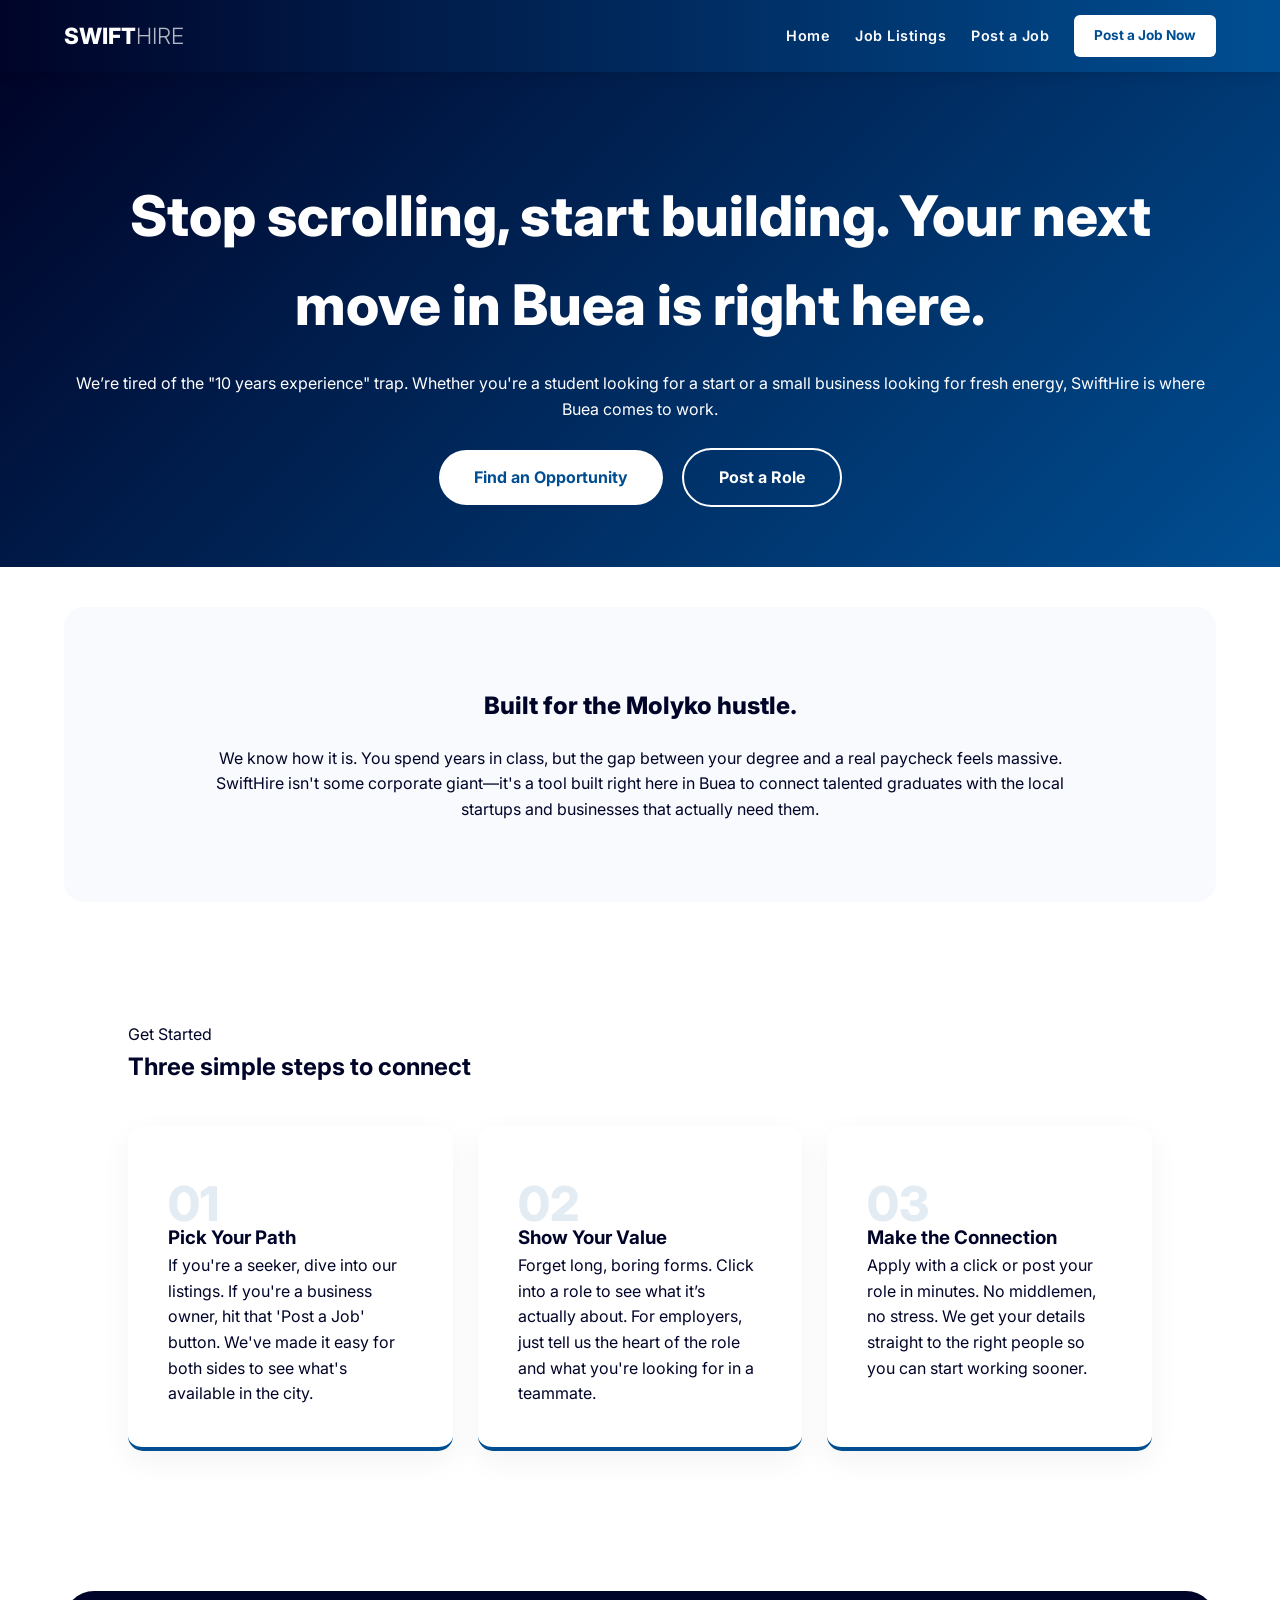
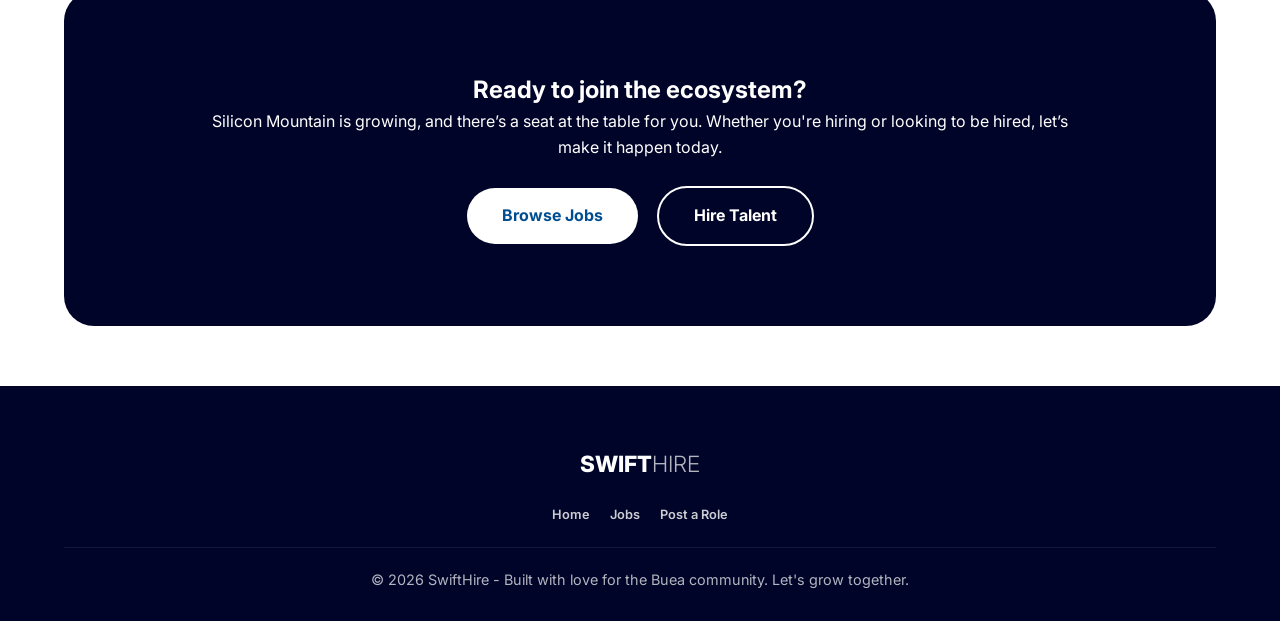
<file: SwiftHire/index.html>
<!DOCTYPE html>
<html lang="en">
<head>
    <meta charset="UTF-8">
    <meta name="viewport" content="width=device-width, initial-scale=1.0">
    <title>SwiftHire | Buea's Home for Jobs & Talent</title>
    <link rel="stylesheet" href="style.css">
    <script src="script.js" defer></script>
    <link href="https://fonts.googleapis.com/css2?family=Inter:wght@400;600;700&display=swap" rel="stylesheet">
</head>
<body>

 <header>
  <nav class="navbar">
    <div class="logo">SWIFT<span>HIRE</span></div>
    <div class="menu-toggle" id="mobile-menu">
        <span class="bar"></span>
        <span class="bar"></span>
        <span class="bar"></span>
    </div>
    <div class="nav-container" id="nav-drawer">
    <ul class="nav-links">
        <li><a href="index.html">Home</a></li>
        <li><a href="listings.html">Job Listings</a></li>
        <li><a href="post-job.html">Post a Job</a></li>
    </ul>
    
    <div class="drawer-footer">
        <a href="post-job.html" class="main-nav-button">Post a Job Now</a>
    </div>
</div>

  </nav>
</header>
    <main>
        <section class="hero-section">
            <div class="hero-content-wrapper">
                <div class="hero-text-side">
                    <h1 class="premium-headline">Stop scrolling, start building. Your next move in Buea is right here.</h1>
                    
                    <p class="premium-sub-para">We’re tired of the "10 years experience" trap. Whether you're a student looking for a start or a small business looking for fresh energy, SwiftHire is where Buea comes to work.</p>
<br />
                    <div class="cta-buttons-stacked">
                        <a href="listings.html" class="btn-premium btn-dark">Find an Opportunity</a>
                        <a href="post-job.html" class="btn-premium btn-outline">Post a Role</a>
                    </div>
                </div>
                
                <div class="hero-visual-side"></div>
            </div>
        </section>

        <section class="mission-statement">
            <div class="container">
                <h2>Built for the Molyko hustle.</h2>
                <p>We know how it is. You spend years in class, but the gap between your degree and a real paycheck feels massive. SwiftHire isn't some corporate giant—it's a tool built right here in Buea to connect talented graduates with the local startups and businesses that actually need them.</p>
            </div>
        </section>

        <section class="how-it-works">
            <div class="section-header">
                <span class="step-label">Get Started</span>
                <h2>Three simple steps to connect</h2>
            </div>
            
            <div class="steps-grid">
                <div class="step-card">
                    <div class="step-num">01</div>
                    <h3>Pick Your Path</h3>
                    <p>If you're a seeker, dive into our listings. If you're a business owner, hit that 'Post a Job' button. We've made it easy for both sides to see what's available in the city.</p>
                </div>
                
                <div class="step-card">
                    <div class="step-num">02</div>
                    <h3>Show Your Value</h3>
                    <p>Forget long, boring forms. Click into a role to see what it’s actually about. For employers, just tell us the heart of the role and what you're looking for in a teammate.</p>
                </div>
                
                <div class="step-card">
                    <div class="step-num">03</div>
                    <h3>Make the Connection</h3>
                    <p>Apply with a click or post your role in minutes. No middlemen, no stress. We get your details straight to the right people so you can start working sooner.</p>
                </div>
            </div>
        </section>

        <section class="final-cta">
            <div class="cta-card">
                <h2>Ready to join the ecosystem?</h2>
                <p>Silicon Mountain is growing, and there’s a seat at the table for you. Whether you're hiring or looking to be hired, let’s make it happen today.</p>
                <br />
                <div class="cta-buttons">
                    <a href="listings.html" class="btn-premium btn-dark">Browse Jobs</a>
                    <a href="post-job.html" class="btn-premium btn-outline">Hire Talent</a>
                </div>
            </div>
        </section>
    </main>

      <footer>
        <div class="footer-content">
            <div class="logo" style="margin-bottom: 20px;">SWIFT<span>HIRE</span></div>
            <ul class="footer-links">
                <li><a href="index.html">Home</a></li>
                <li><a href="listings.html">Jobs</a></li>
                <li><a href="post-job.html">Post a Role</a></li>
            </ul>
            <p>&copy; 2026 SwiftHire - Built with love for the Buea community. Let's grow together.</p>
        </div>
    </footer>

</body>
</html>
</file>
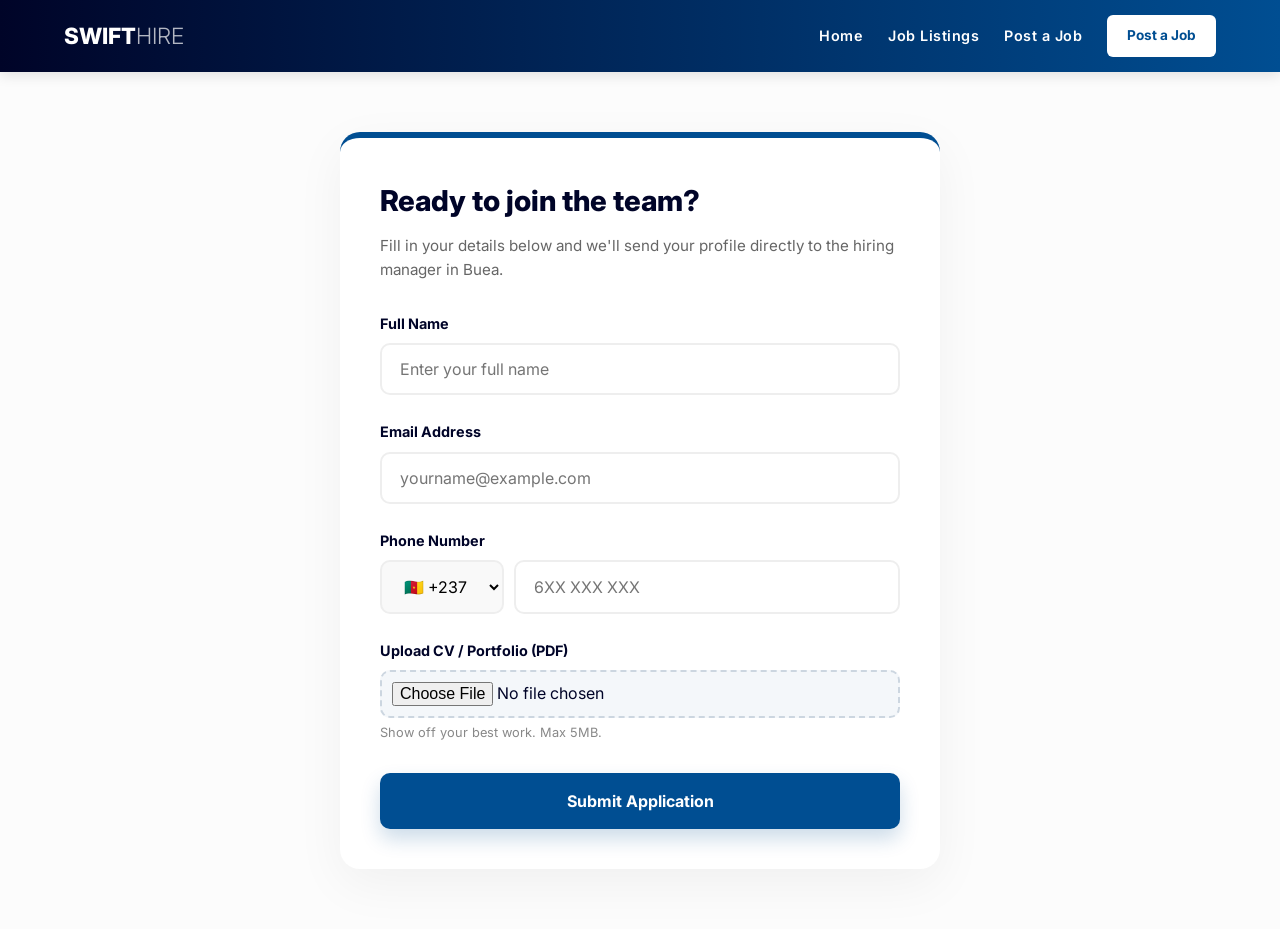
<file: SwiftHire/apply.html>
<!DOCTYPE html>
<html lang="en">
<head>
    <meta charset="UTF-8">
    <meta name="viewport" content="width=device-width, initial-scale=1.0">
    <title>Submit Application | SwiftHire</title>
    <link rel="stylesheet" href="style.css">
</head>
<body>

 <header>
    <nav class="navbar">
        <a href="index.html" class="logo">SWIFT<span>HIRE</span></a>
        <div class="menu-toggle" id="mobile-menu">
            <span class="bar"></span>
            <span class="bar"></span>
            <span class="bar"></span>
        </div>
        <div class="nav-container" id="nav-drawer">
            <ul class="nav-links">
                <li><a href="index.html">Home</a></li>
                <li><a href="listings.html">Job Listings</a></li>
                <li><a href="post-job.html">Post a Job</a></li>
            </ul>
            <div class="drawer-footer">
                <a href="post-job.html" class="main-nav-button">Post a Job</a>
            </div>
        </div>
    </nav>
</header>

    <main class="form-container">
        <div class="form-box">
            <div id="applyFormContainer">
                <h2>Ready to join the team?</h2>
                <p>Fill in your details below and we'll send your profile directly to the hiring manager in Buea.</p>
                
                <form id="applicationForm">
                    <div class="input-group">
                        <label for="fullName">Full Name</label>
                        <input type="text" id="fullName" placeholder="Enter your full name" required>
                    </div>

                    <div class="input-group">
                        <label for="email">Email Address</label>
                        <input type="email" id="email" placeholder="yourname@example.com" required>
                    </div>

                    <div class="input-group">
                        <label for="phone">Phone Number</label>
                        <div class="phone-input">
                            <select id="countryCode">
                                <option value="+237" selected>🇨🇲 +237</option>
                                <option value="+234">🇳🇬 +234</option>
                                <option value="+1">🇺🇸 +1</option>
                                <option value="+44">🇬🇧 +44 </option>
                            </select>
                            <input type="tel" id="phone" placeholder="6XX XXX XXX" required>
                        </div>
                    </div>

                    <div class="input-group">
                        <label for="cv">Upload CV / Portfolio (PDF)</label>
                        <input type="file" id="cv" accept=".pdf,.doc,.docx" required>
                        <p class="file-hint">Show off your best work. Max 5MB.</p>
                    </div>

                    <button type="submit" class="btn btn-apply">Submit Application</button>
                </form>
            </div>

            <div id="applySuccessMessage" class="hidden">
                <div class="success-icon">🎉</div>
                <h3>Application Sent!</h3>
                <p>Great job! Your application has been successfully delivered. Keep an eye on your phone and email for next steps from the hiring team.</p>
                <a href="listings.html" class="btn-back">Back to Jobs</a>
            </div>
        </div>
    </main>

    <script src="script.js"></script>
</body>
</html>
</file>
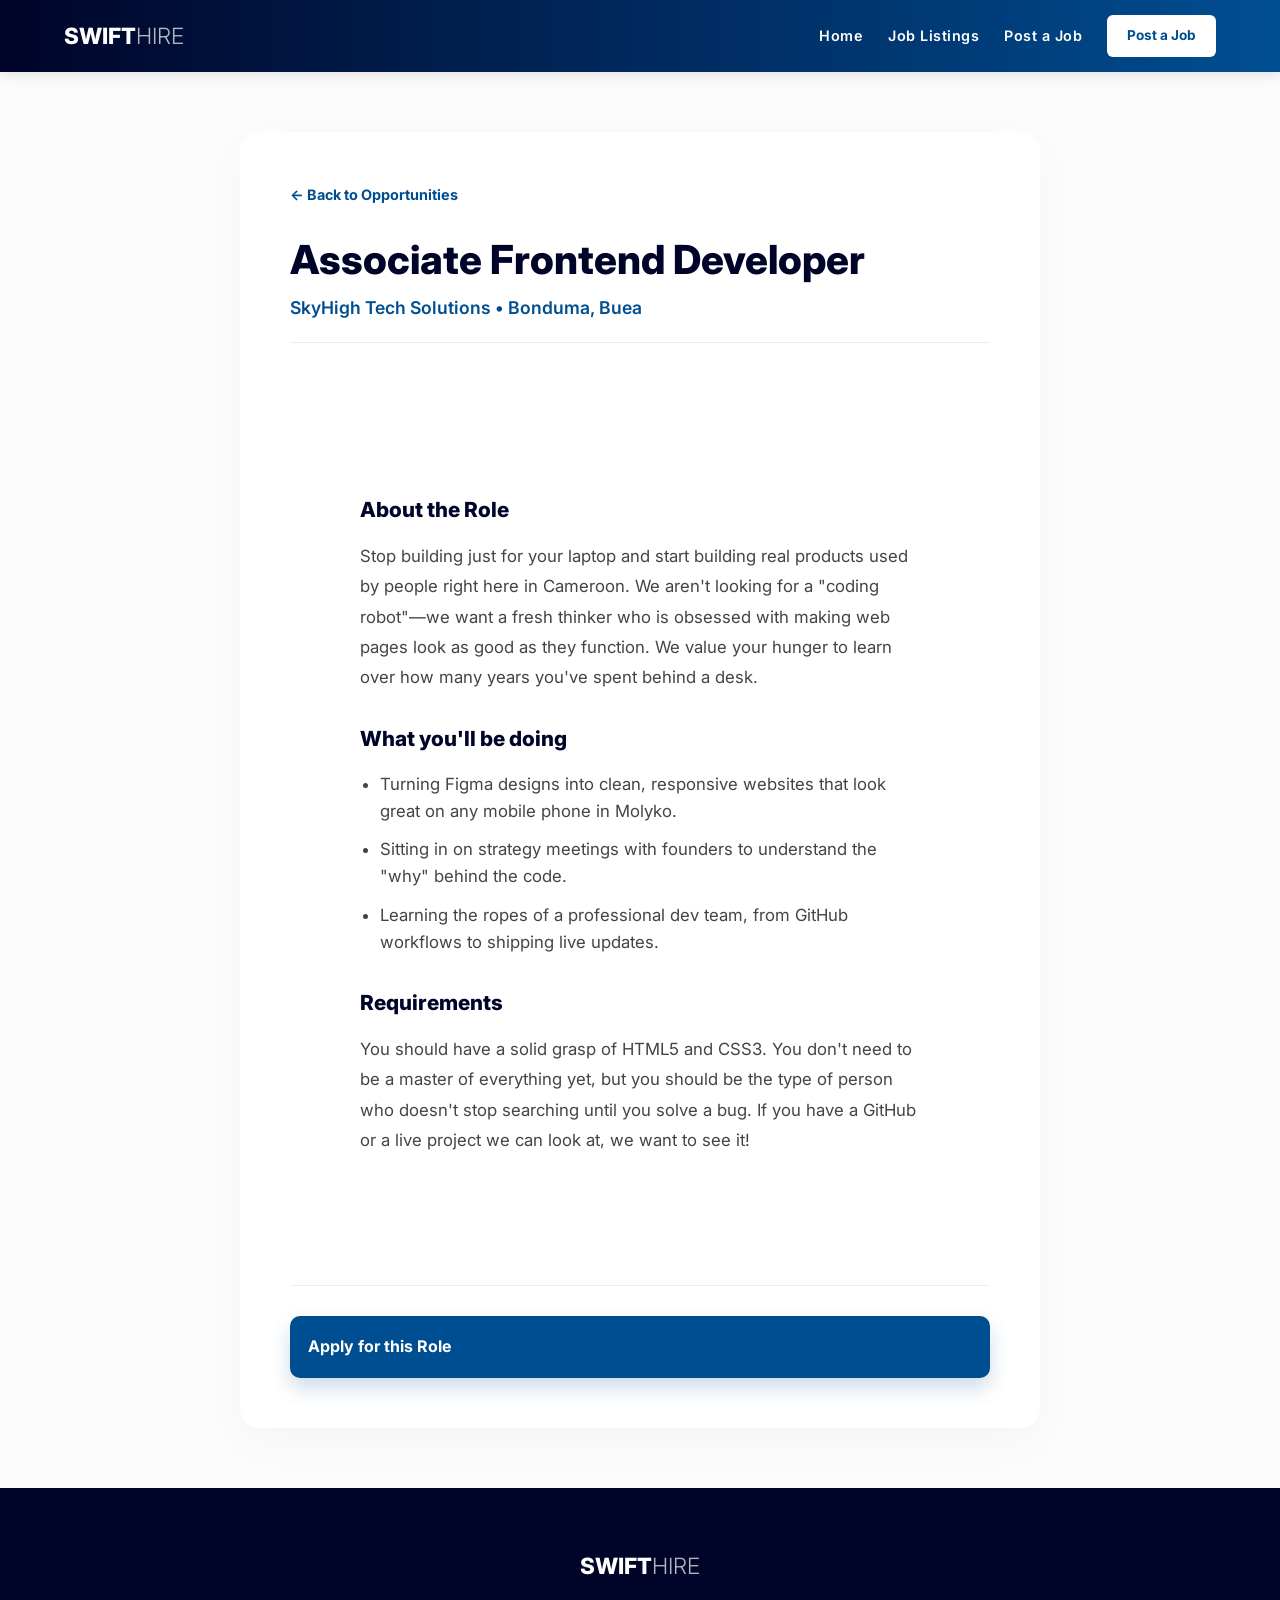
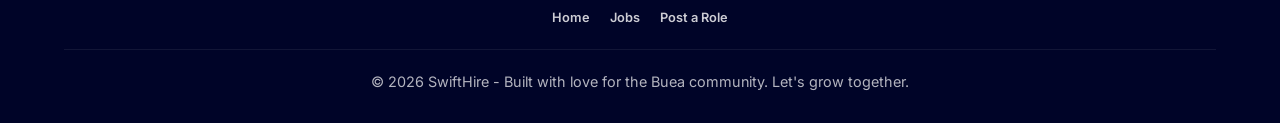
<file: SwiftHire/details.html>
<!DOCTYPE html>
<html lang="en">
<head>
    <meta charset="UTF-8">
    <meta name="viewport" content="width=device-width, initial-scale=1.0">
    <title>Associate Frontend Developer | SwiftHire</title>
   <script src="script.js" defer></script>
    <link rel="stylesheet" href="style.css">
</head>
<body>

   <header>
    <nav class="navbar">
        <a href="index.html" class="logo">SWIFT<span>HIRE</span></a>
        
        <div class="menu-toggle" id="mobile-menu">
            <span class="bar"></span>
            <span class="bar"></span>
            <span class="bar"></span>
        </div>

        <div class="nav-container"id="nav-drawer">
            <ul class="nav-links">
                <li><a href="index.html">Home</a></li>
                <li><a href="listings.html" class="active">Job Listings</a></li>
                <li><a href="post-job.html">Post a Job</a></li>
            </ul>

            <div class="drawer-footer">
                <a href="post-job.html" class="main-nav-button">Post a Job</a>
            </div>
        </div>
    </nav>
</header>

    <main class="details-container">
        <div class="details-box">
            <a href="listings.html" class="back-link">← Back to Opportunities</a>
            
            <div class="job-header-main">
                <h1>Associate Frontend Developer</h1>
                <p class="company-tag">SkyHigh Tech Solutions • Bonduma, Buea</p>
            </div>

            <section class="job-description">
                <h2>About the Role</h2>
                <p>Stop building just for your laptop and start building real products used by people right here in Cameroon. We aren't looking for a "coding robot"—we want a fresh thinker who is obsessed with making web pages look as good as they function. We value your hunger to learn over how many years you've spent behind a desk.</p>
                
                <h2>What you'll be doing</h2>
                <ul>
                    <li>Turning Figma designs into clean, responsive websites that look great on any mobile phone in Molyko.</li>
                    <li>Sitting in on strategy meetings with founders to understand the "why" behind the code.</li>
                    <li>Learning the ropes of a professional dev team, from GitHub workflows to shipping live updates.</li>
                </ul>

                <h2>Requirements</h2>
                <p>You should have a solid grasp of HTML5 and CSS3. You don't need to be a master of everything yet, but you should be the type of person who doesn't stop searching until you solve a bug. If you have a GitHub or a live project we can look at, we want to see it!</p>
            </section>

            <div class="apply-section">
                <a href="apply.html" class="btn btn-primary btn-apply">Apply for this Role</a>
            </div>
        </div>
    </main>

      <footer>
        <div class="footer-content">
            <div class="logo" style="margin-bottom: 20px;">SWIFT<span>HIRE</span></div>
            <ul class="footer-links">
                <li><a href="index.html">Home</a></li>
                <li><a href="listings.html">Jobs</a></li>
                <li><a href="post-job.html">Post a Role</a></li>
            </ul>
            <p>&copy; 2026 SwiftHire - Built with love for the Buea community. Let's grow together.</p>
        </div>
    </footer>

</body>
</html>
</file>
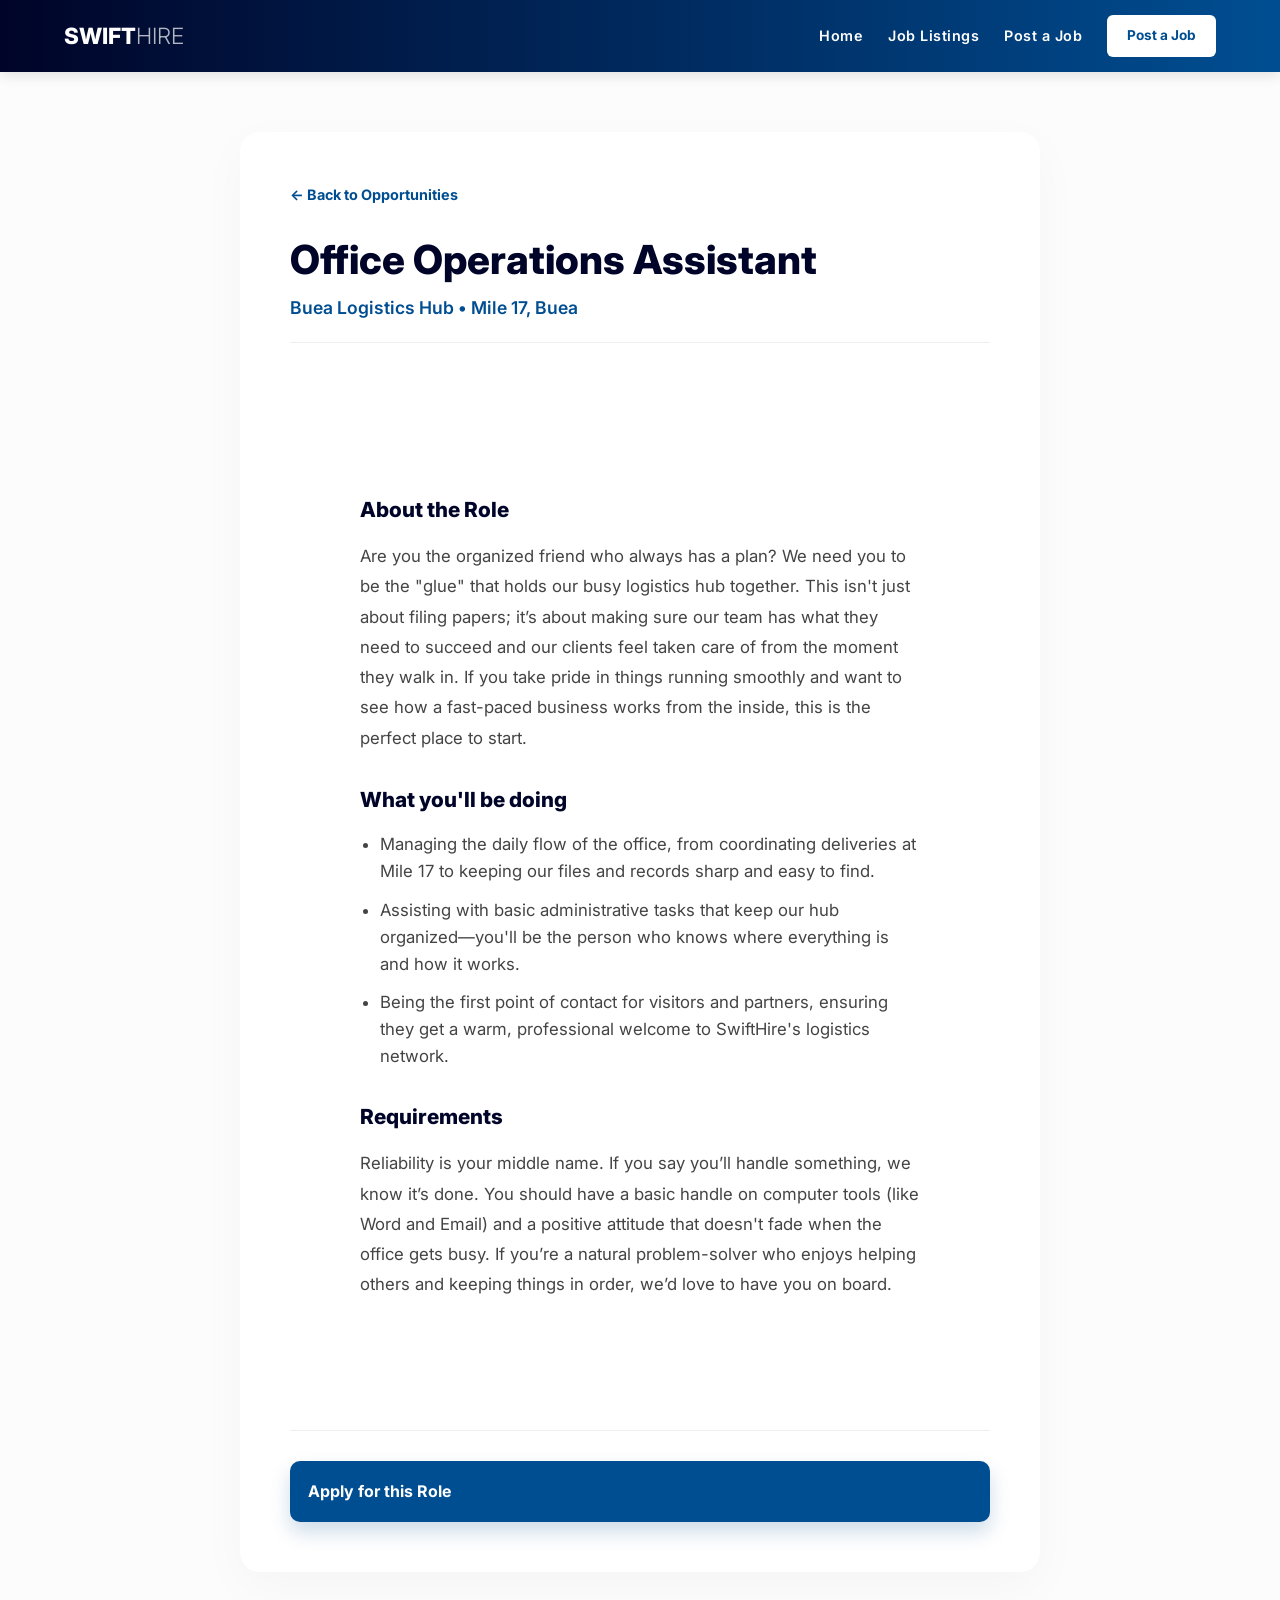
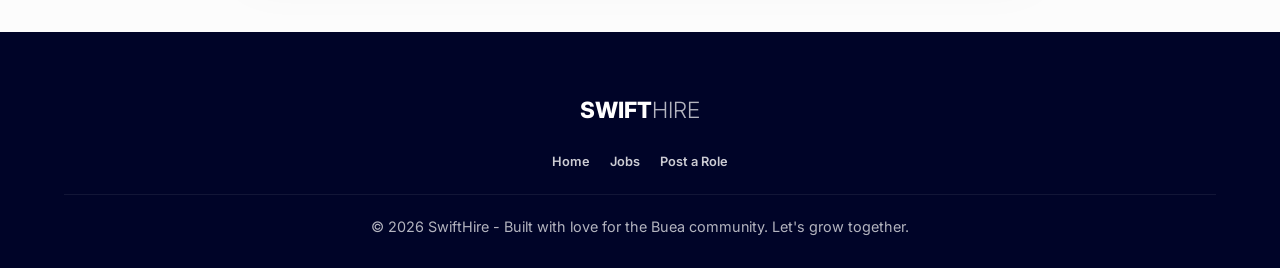
<file: SwiftHire/details10.html>
<!DOCTYPE html>
<html lang="en">
<head>
    <meta charset="UTF-8">
    <meta name="viewport" content="width=device-width, initial-scale=1.0">
    <title>Office Operations Assistant | SwiftHire</title>
   <script src="script.js" defer></script>
    <link rel="stylesheet" href="style.css">
</head>
<body>

   <header>
    <nav class="navbar">
        <a href="index.html" class="logo">SWIFT<span>HIRE</span></a>
        
        <div class="menu-toggle" id="mobile-menu">
            <span class="bar"></span>
            <span class="bar"></span>
            <span class="bar"></span>
        </div>

        <div class="nav-container"id="nav-drawer">
            <ul class="nav-links">
                <li><a href="index.html">Home</a></li>
                <li><a href="listings.html" class="active">Job Listings</a></li>
                <li><a href="post-job.html">Post a Job</a></li>
            </ul>

            <div class="drawer-footer">
                <a href="post-job.html" class="main-nav-button">Post a Job</a>
            </div>
        </div>
    </nav>
</header>

    <main class="details-container">
        <div class="details-box">
            <a href="listings.html" class="back-link">← Back to Opportunities</a>
            
            <div class="job-header-main">
                <h1>Office Operations Assistant</h1>
                <p class="company-tag">Buea Logistics Hub • Mile 17, Buea</p>
            </div>

            <section class="job-description">
                <h2>About the Role</h2>
                <p>Are you the organized friend who always has a plan? We need you to be the "glue" that holds our busy logistics hub together. This isn't just about filing papers; it’s about making sure our team has what they need to succeed and our clients feel taken care of from the moment they walk in. If you take pride in things running smoothly and want to see how a fast-paced business works from the inside, this is the perfect place to start.</p>
                
                <h2>What you'll be doing</h2>
                <ul>
                    <li>Managing the daily flow of the office, from coordinating deliveries at Mile 17 to keeping our files and records sharp and easy to find.</li>
                    <li>Assisting with basic administrative tasks that keep our hub organized—you'll be the person who knows where everything is and how it works.</li>
                    <li>Being the first point of contact for visitors and partners, ensuring they get a warm, professional welcome to SwiftHire's logistics network.</li>
                </ul>

                <h2>Requirements</h2>
                <p>Reliability is your middle name. If you say you’ll handle something, we know it’s done. You should have a basic handle on computer tools (like Word and Email) and a positive attitude that doesn't fade when the office gets busy. If you’re a natural problem-solver who enjoys helping others and keeping things in order, we’d love to have you on board.</p>
            </section>

            <div class="apply-section">
                <a href="apply.html" class="btn btn-primary btn-apply">Apply for this Role</a>
            </div>
        </div>
    </main>

      <footer>
        <div class="footer-content">
            <div class="logo" style="margin-bottom: 20px;">SWIFT<span>HIRE</span></div>
            <ul class="footer-links">
                <li><a href="index.html">Home</a></li>
                <li><a href="listings.html">Jobs</a></li>
                <li><a href="post-job.html">Post a Role</a></li>
            </ul>
            <p>&copy; 2026 SwiftHire - Built with love for the Buea community. Let's grow together.</p>
        </div>
    </footer>

</body>
</html>
</file>
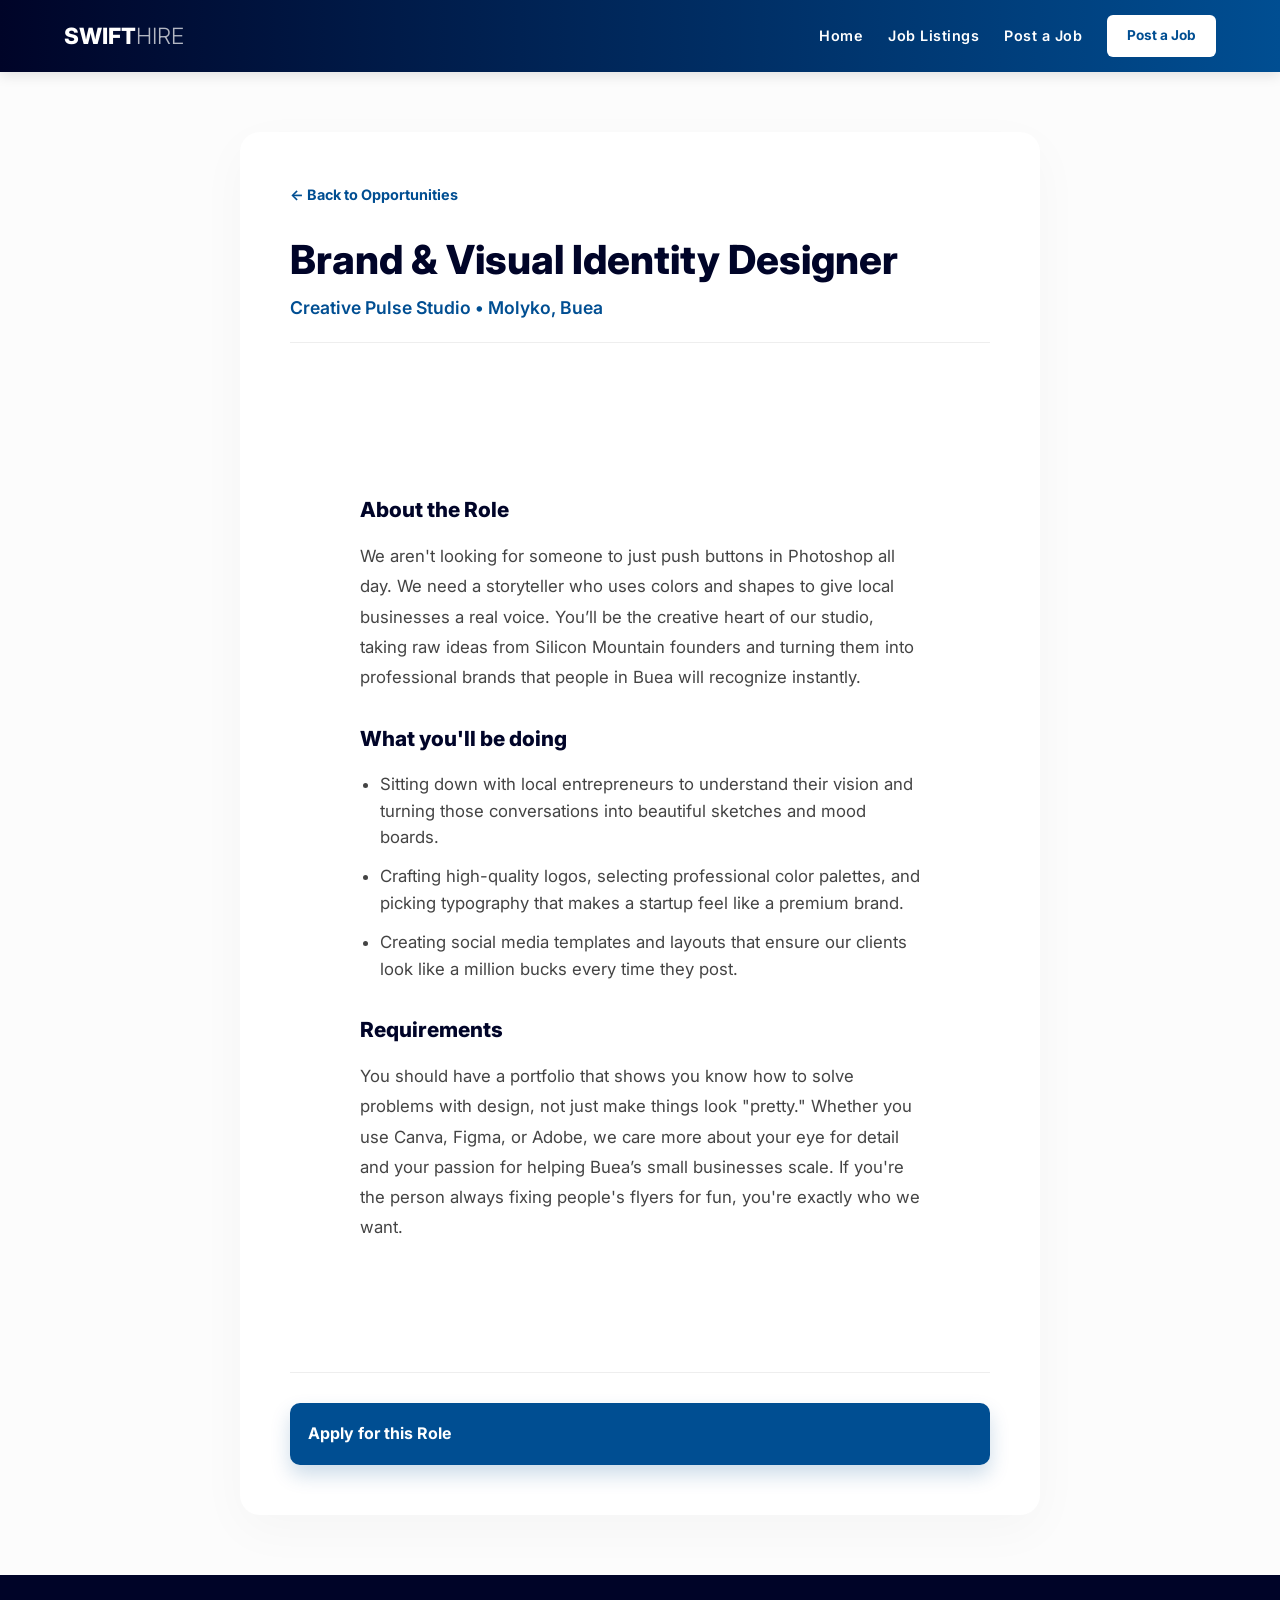
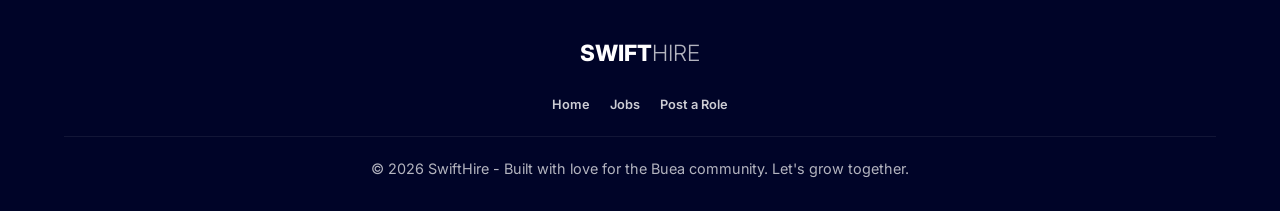
<file: SwiftHire/details2.html>
<!DOCTYPE html>
<html lang="en">
<head>
    <meta charset="UTF-8">
    <meta name="viewport" content="width=device-width, initial-scale=1.0">
    <title>Brand & Visual Identity Designer | SwiftHire</title>
   <script src="script.js" defer></script>
    <link rel="stylesheet" href="style.css">
</head>
<body>

   <header>
    <nav class="navbar">
        <a href="index.html" class="logo">SWIFT<span>HIRE</span></a>
        
        <div class="menu-toggle" id="mobile-menu">
            <span class="bar"></span>
            <span class="bar"></span>
            <span class="bar"></span>
        </div>

        <div class="nav-container"id="nav-drawer">
            <ul class="nav-links">
                <li><a href="index.html">Home</a></li>
                <li><a href="listings.html" class="active">Job Listings</a></li>
                <li><a href="post-job.html">Post a Job</a></li>
            </ul>

            <div class="drawer-footer">
                <a href="post-job.html" class="main-nav-button">Post a Job</a>
            </div>
        </div>
    </nav>
</header>

    <main class="details-container">
        <div class="details-box">
            <a href="listings.html" class="back-link">← Back to Opportunities</a>
            
            <div class="job-header-main">
                <h1>Brand & Visual Identity Designer</h1>
                <p class="company-tag">Creative Pulse Studio • Molyko, Buea</p>
            </div>

            <section class="job-description">
                <h2>About the Role</h2>
                <p>We aren't looking for someone to just push buttons in Photoshop all day. We need a storyteller who uses colors and shapes to give local businesses a real voice. You’ll be the creative heart of our studio, taking raw ideas from Silicon Mountain founders and turning them into professional brands that people in Buea will recognize instantly.</p>
                
                <h2>What you'll be doing</h2>
                <ul>
                    <li>Sitting down with local entrepreneurs to understand their vision and turning those conversations into beautiful sketches and mood boards.</li>
                    <li>Crafting high-quality logos, selecting professional color palettes, and picking typography that makes a startup feel like a premium brand.</li>
                    <li>Creating social media templates and layouts that ensure our clients look like a million bucks every time they post.</li>
                </ul>

                <h2>Requirements</h2>
                <p>You should have a portfolio that shows you know how to solve problems with design, not just make things look "pretty." Whether you use Canva, Figma, or Adobe, we care more about your eye for detail and your passion for helping Buea’s small businesses scale. If you're the person always fixing people's flyers for fun, you're exactly who we want.</p>
            </section>

            <div class="apply-section">
                <a href="apply.html" class="btn btn-primary btn-apply">Apply for this Role</a>
            </div>
        </div>
    </main>

      <footer>
        <div class="footer-content">
            <div class="logo" style="margin-bottom: 20px;">SWIFT<span>HIRE</span></div>
            <ul class="footer-links">
                <li><a href="index.html">Home</a></li>
                <li><a href="listings.html">Jobs</a></li>
                <li><a href="post-job.html">Post a Role</a></li>
            </ul>
            <p>&copy; 2026 SwiftHire - Built with love for the Buea community. Let's grow together.</p>
        </div>
    </footer>

</body>
</html>
</file>
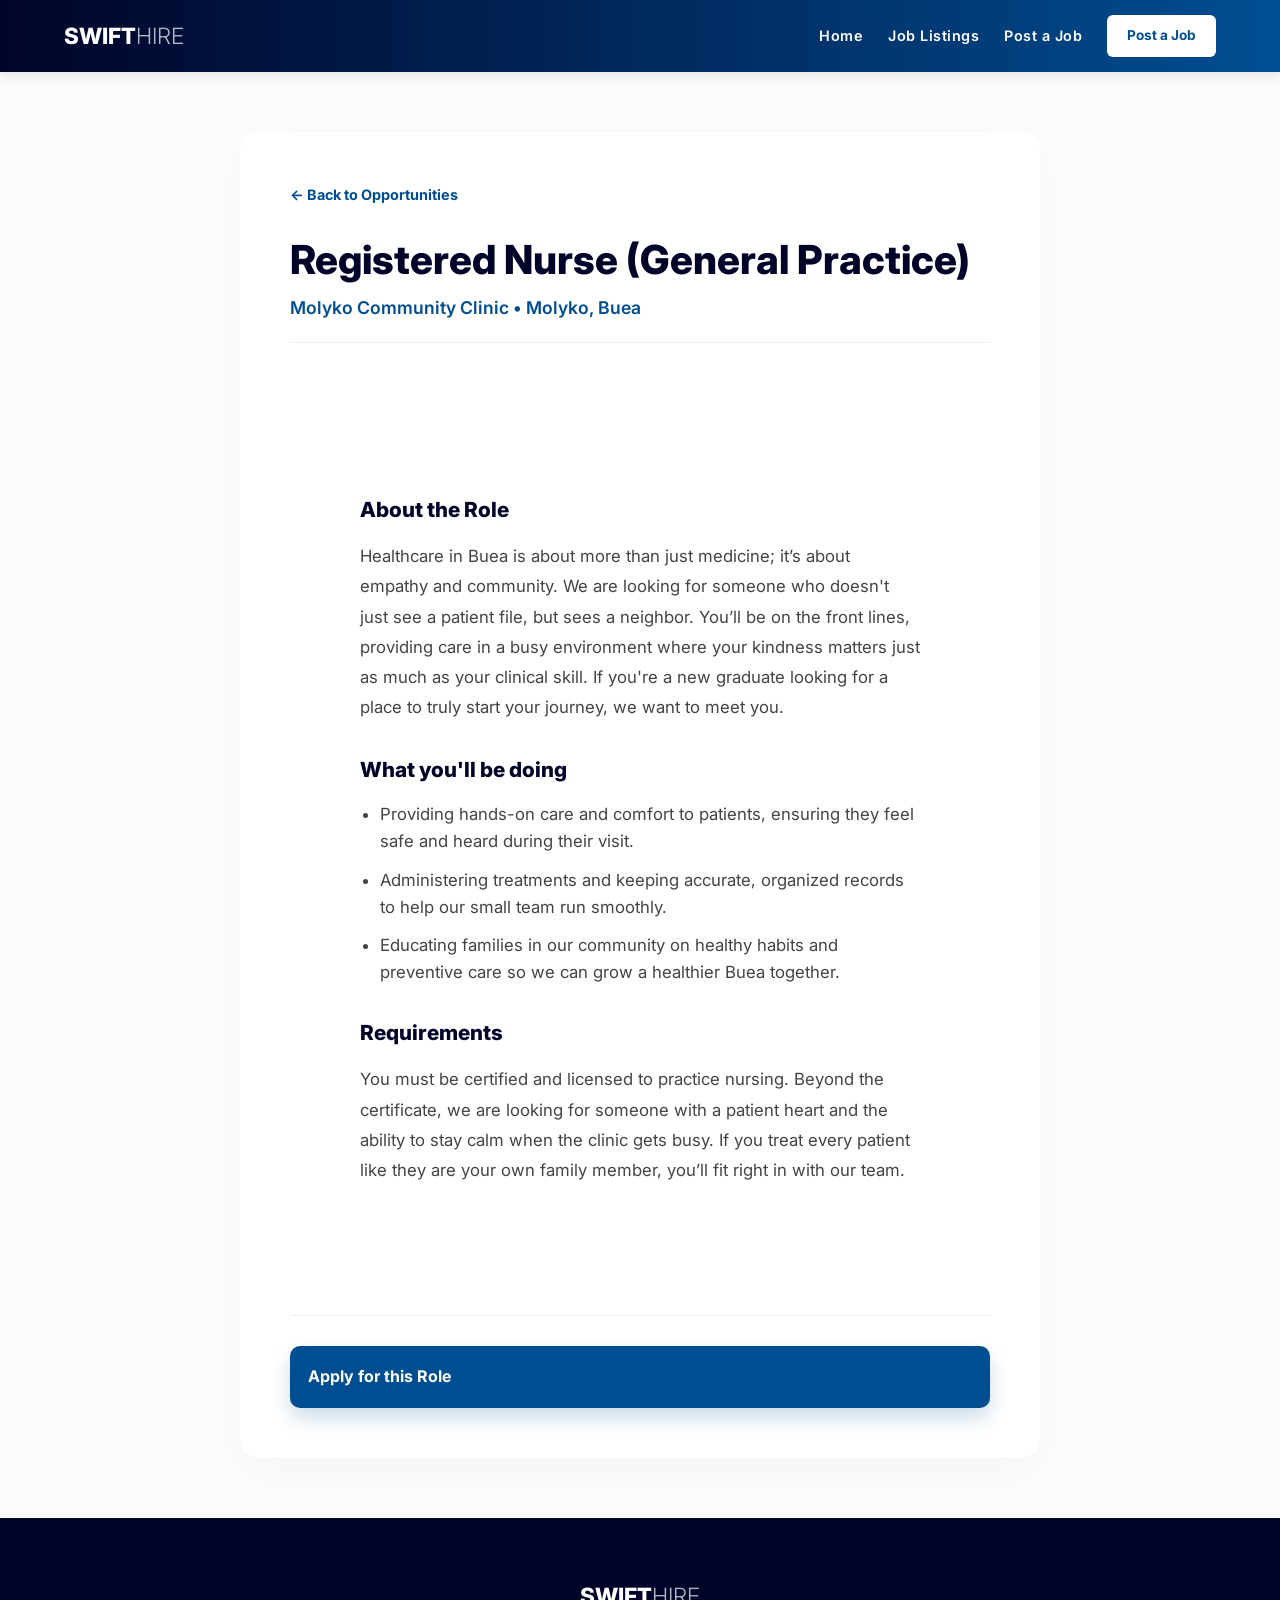
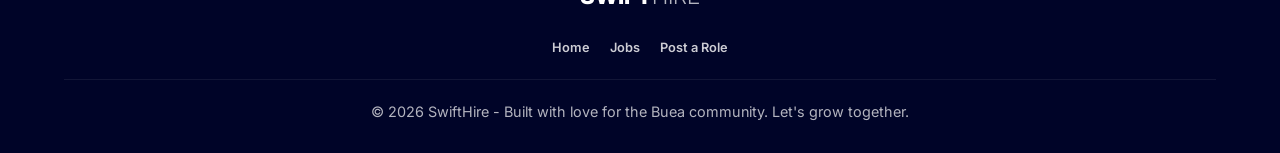
<file: SwiftHire/details3.html>
<!DOCTYPE html>
<html lang="en">
<head>
    <meta charset="UTF-8">
    <meta name="viewport" content="width=device-width, initial-scale=1.0">
    <title>Registered Nurse | SwiftHire</title>
   <script src="script.js" defer></script>
    <link rel="stylesheet" href="style.css">
</head>
<body>

   <header>
    <nav class="navbar">
        <a href="index.html" class="logo">SWIFT<span>HIRE</span></a>
        
        <div class="menu-toggle" id="mobile-menu">
            <span class="bar"></span>
            <span class="bar"></span>
            <span class="bar"></span>
        </div>

        <div class="nav-container"id="nav-drawer">
            <ul class="nav-links">
                <li><a href="index.html">Home</a></li>
                <li><a href="listings.html" class="active">Job Listings</a></li>
                <li><a href="post-job.html">Post a Job</a></li>
            </ul>

            <div class="drawer-footer">
                <a href="post-job.html" class="main-nav-button">Post a Job</a>
            </div>
        </div>
    </nav>
</header>

    <main class="details-container">
        <div class="details-box">
            <a href="listings.html" class="back-link">← Back to Opportunities</a>
            
            <div class="job-header-main">
                <h1>Registered Nurse (General Practice)</h1>
                <p class="company-tag">Molyko Community Clinic • Molyko, Buea</p>
            </div>

            <section class="job-description">
                <h2>About the Role</h2>
                <p>Healthcare in Buea is about more than just medicine; it’s about empathy and community. We are looking for someone who doesn't just see a patient file, but sees a neighbor. You’ll be on the front lines, providing care in a busy environment where your kindness matters just as much as your clinical skill. If you're a new graduate looking for a place to truly start your journey, we want to meet you.</p>
                
                <h2>What you'll be doing</h2>
                <ul>
                    <li>Providing hands-on care and comfort to patients, ensuring they feel safe and heard during their visit.</li>
                    <li>Administering treatments and keeping accurate, organized records to help our small team run smoothly.</li>
                    <li>Educating families in our community on healthy habits and preventive care so we can grow a healthier Buea together.</li>
                </ul>

                <h2>Requirements</h2>
                <p>You must be certified and licensed to practice nursing. Beyond the certificate, we are looking for someone with a patient heart and the ability to stay calm when the clinic gets busy. If you treat every patient like they are your own family member, you’ll fit right in with our team.</p>
            </section>

            <div class="apply-section">
                <a href="apply.html" class="btn btn-primary btn-apply">Apply for this Role</a>
            </div>
        </div>
    </main>

      <footer>
        <div class="footer-content">
            <div class="logo" style="margin-bottom: 20px;">SWIFT<span>HIRE</span></div>
            <ul class="footer-links">
                <li><a href="index.html">Home</a></li>
                <li><a href="listings.html">Jobs</a></li>
                <li><a href="post-job.html">Post a Role</a></li>
            </ul>
            <p>&copy; 2026 SwiftHire - Built with love for the Buea community. Let's grow together.</p>
        </div>
    </footer>

</body>
</html>
</file>
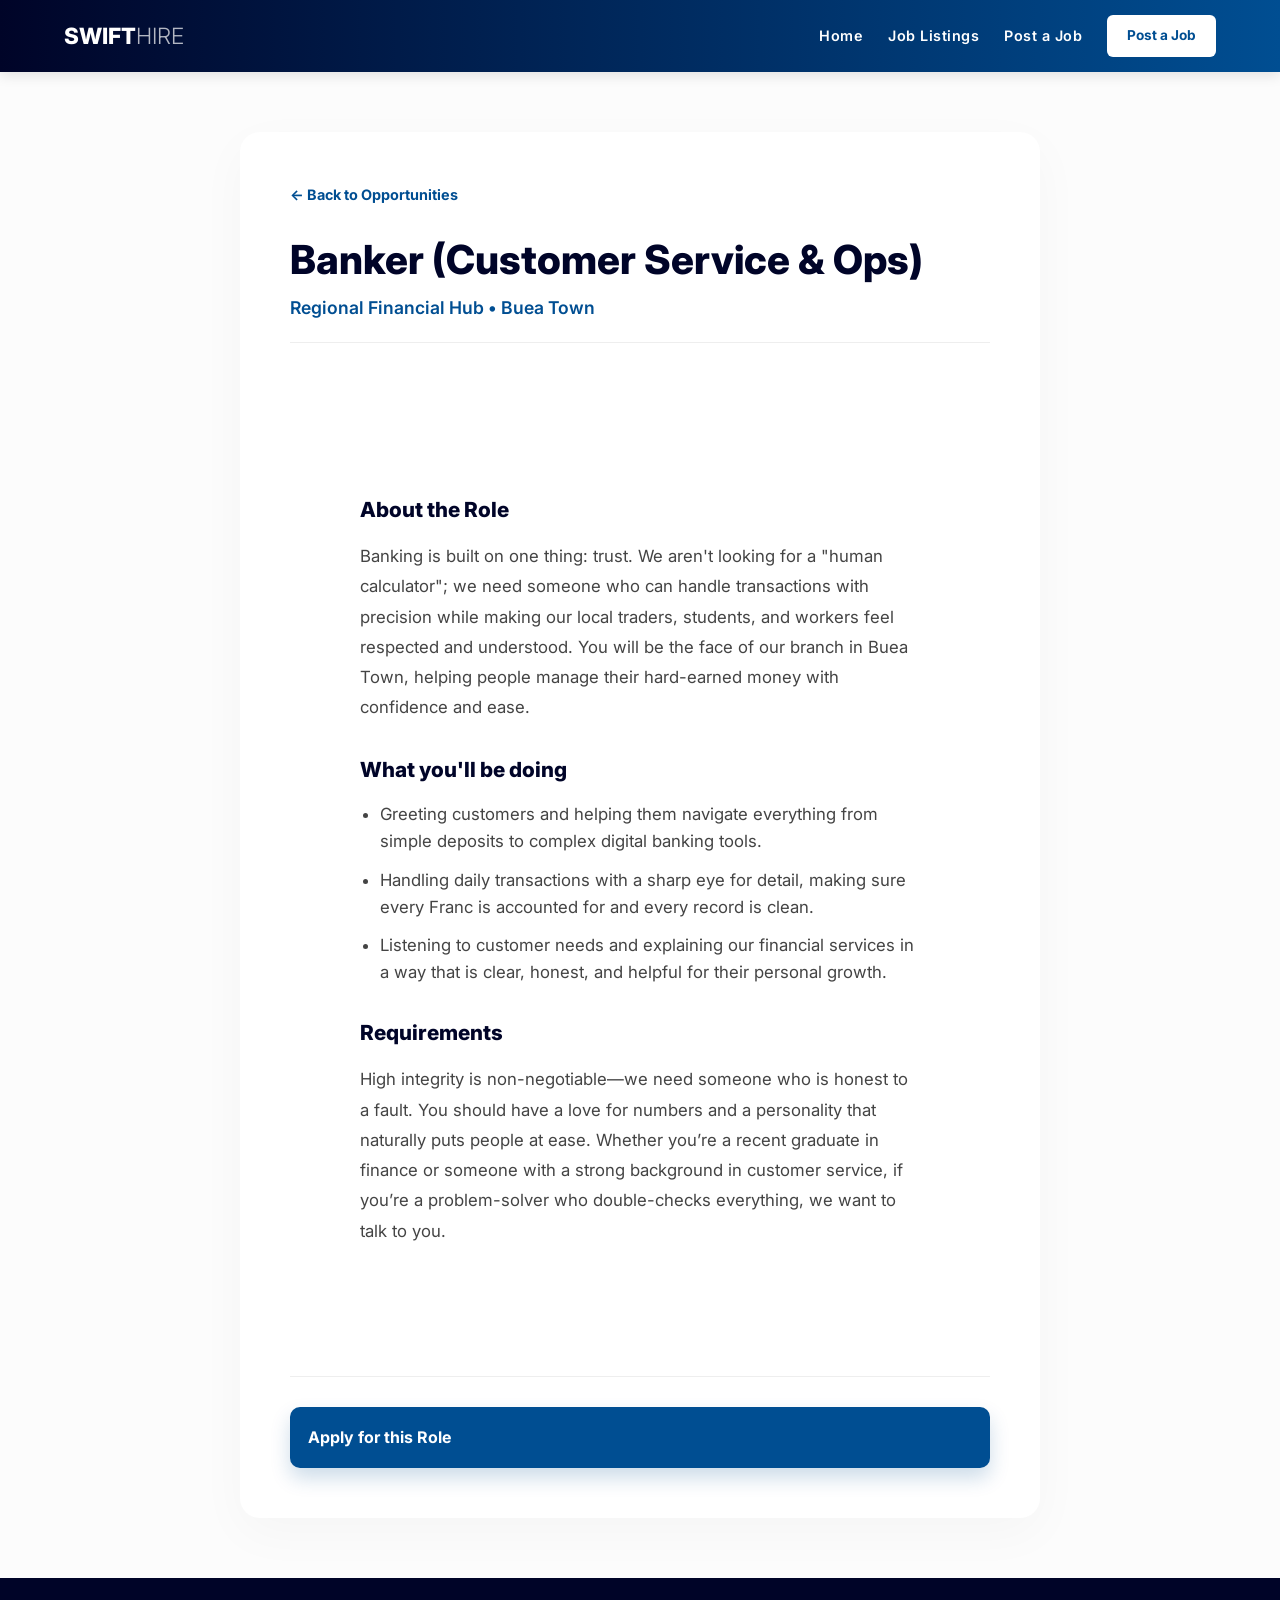
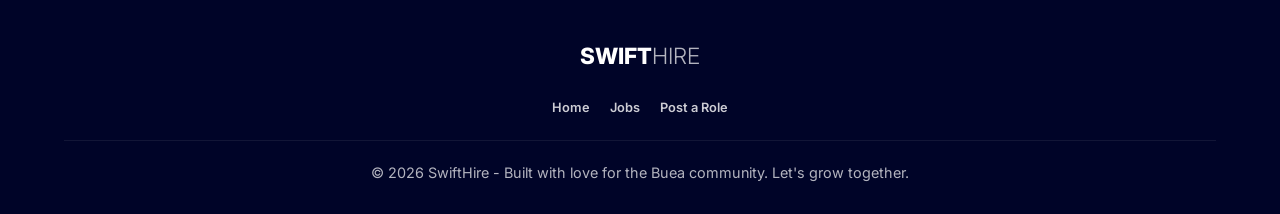
<file: SwiftHire/details4.html>
<!DOCTYPE html>
<html lang="en">
<head>
    <meta charset="UTF-8">
    <meta name="viewport" content="width=device-width, initial-scale=1.0">
    <title>Banker (Customer Service & Ops) | SwiftHire</title>
   <script src="script.js" defer></script>
    <link rel="stylesheet" href="style.css">
</head>
<body>

   <header>
    <nav class="navbar">
        <a href="index.html" class="logo">SWIFT<span>HIRE</span></a>
        
        <div class="menu-toggle" id="mobile-menu">
            <span class="bar"></span>
            <span class="bar"></span>
            <span class="bar"></span>
        </div>

        <div class="nav-container"id="nav-drawer">
            <ul class="nav-links">
                <li><a href="index.html">Home</a></li>
                <li><a href="listings.html" class="active">Job Listings</a></li>
                <li><a href="post-job.html">Post a Job</a></li>
            </ul>

            <div class="drawer-footer">
                <a href="post-job.html" class="main-nav-button">Post a Job</a>
            </div>
        </div>
    </nav>
</header>

    <main class="details-container">
        <div class="details-box">
            <a href="listings.html" class="back-link">← Back to Opportunities</a>
            
            <div class="job-header-main">
                <h1>Banker (Customer Service & Ops)</h1>
                <p class="company-tag">Regional Financial Hub • Buea Town</p>
            </div>

            <section class="job-description">
                <h2>About the Role</h2>
                <p>Banking is built on one thing: trust. We aren't looking for a "human calculator"; we need someone who can handle transactions with precision while making our local traders, students, and workers feel respected and understood. You will be the face of our branch in Buea Town, helping people manage their hard-earned money with confidence and ease.</p>
                
                <h2>What you'll be doing</h2>
                <ul>
                    <li>Greeting customers and helping them navigate everything from simple deposits to complex digital banking tools.</li>
                    <li>Handling daily transactions with a sharp eye for detail, making sure every Franc is accounted for and every record is clean.</li>
                    <li>Listening to customer needs and explaining our financial services in a way that is clear, honest, and helpful for their personal growth.</li>
                </ul>

                <h2>Requirements</h2>
                <p>High integrity is non-negotiable—we need someone who is honest to a fault. You should have a love for numbers and a personality that naturally puts people at ease. Whether you’re a recent graduate in finance or someone with a strong background in customer service, if you’re a problem-solver who double-checks everything, we want to talk to you.</p>
            </section>

            <div class="apply-section">
                <a href="apply.html" class="btn btn-primary btn-apply">Apply for this Role</a>
            </div>
        </div>
    </main>

      <footer>
        <div class="footer-content">
            <div class="logo" style="margin-bottom: 20px;">SWIFT<span>HIRE</span></div>
            <ul class="footer-links">
                <li><a href="index.html">Home</a></li>
                <li><a href="listings.html">Jobs</a></li>
                <li><a href="post-job.html">Post a Role</a></li>
            </ul>
            <p>&copy; 2026 SwiftHire - Built with love for the Buea community. Let's grow together.</p>
        </div>
    </footer>

</body>
</html>
</file>
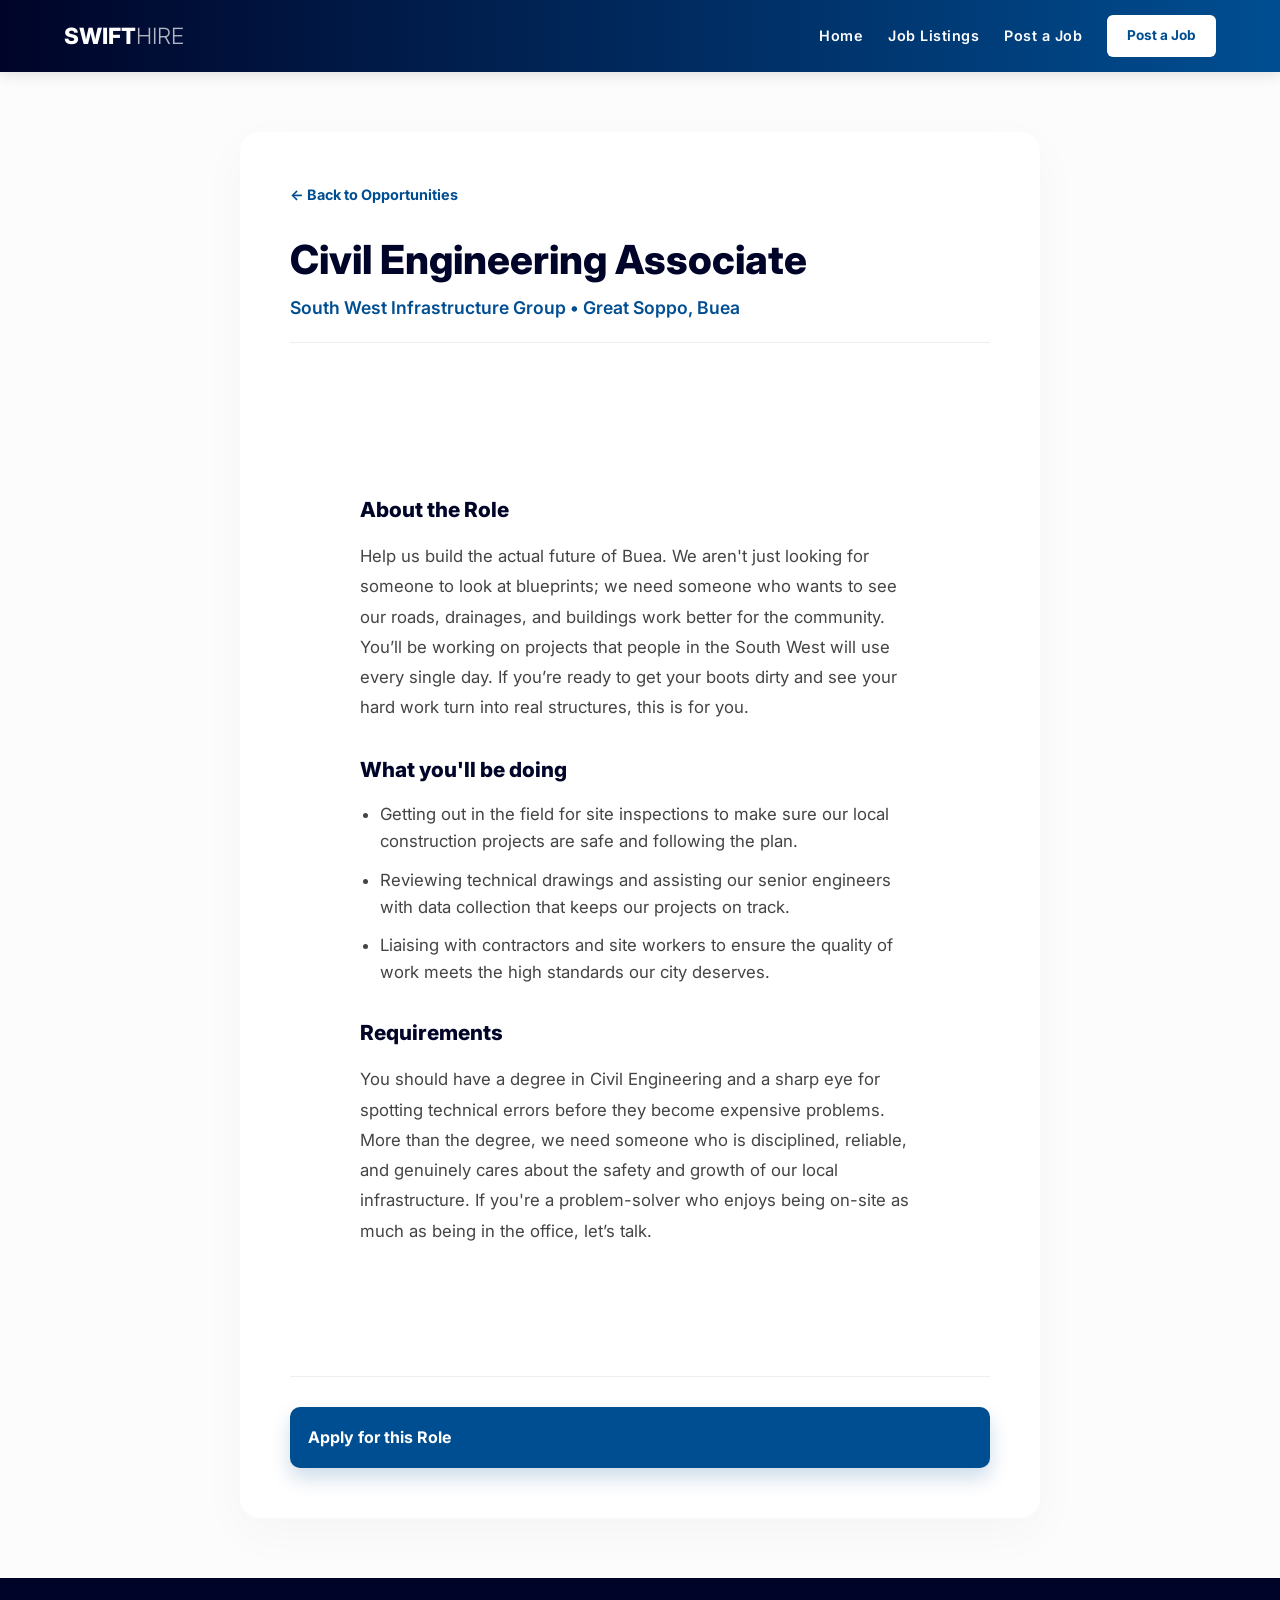
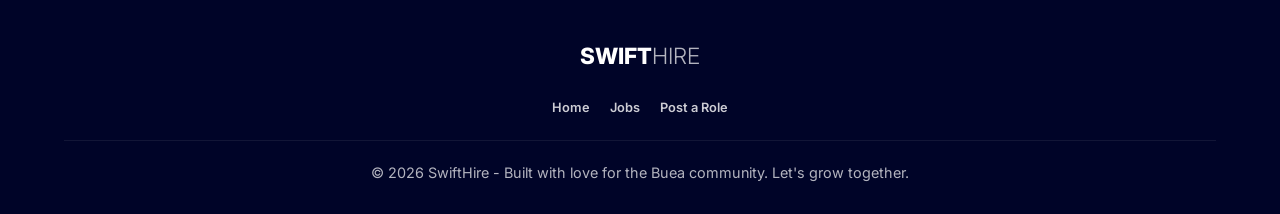
<file: SwiftHire/details5.html>
<!DOCTYPE html>
<html lang="en">
<head>
    <meta charset="UTF-8">
    <meta name="viewport" content="width=device-width, initial-scale=1.0">
    <title>Civil Engineering Associate | SwiftHire</title>
   <script src="script.js" defer></script>
    <link rel="stylesheet" href="style.css">
</head>
<body>

   <header>
    <nav class="navbar">
        <a href="index.html" class="logo">SWIFT<span>HIRE</span></a>
        
        <div class="menu-toggle" id="mobile-menu">
            <span class="bar"></span>
            <span class="bar"></span>
            <span class="bar"></span>
        </div>

        <div class="nav-container"id="nav-drawer">
            <ul class="nav-links">
                <li><a href="index.html">Home</a></li>
                <li><a href="listings.html" class="active">Job Listings</a></li>
                <li><a href="post-job.html">Post a Job</a></li>
            </ul>

            <div class="drawer-footer">
                <a href="post-job.html" class="main-nav-button">Post a Job</a>
            </div>
        </div>
    </nav>
</header>

    <main class="details-container">
        <div class="details-box">
            <a href="listings.html" class="back-link">← Back to Opportunities</a>
            
            <div class="job-header-main">
                <h1>Civil Engineering Associate</h1>
                <p class="company-tag">South West Infrastructure Group • Great Soppo, Buea</p>
            </div>

            <section class="job-description">
                <h2>About the Role</h2>
                <p>Help us build the actual future of Buea. We aren't just looking for someone to look at blueprints; we need someone who wants to see our roads, drainages, and buildings work better for the community. You’ll be working on projects that people in the South West will use every single day. If you’re ready to get your boots dirty and see your hard work turn into real structures, this is for you.</p>
                
                <h2>What you'll be doing</h2>
                <ul>
                    <li>Getting out in the field for site inspections to make sure our local construction projects are safe and following the plan.</li>
                    <li>Reviewing technical drawings and assisting our senior engineers with data collection that keeps our projects on track.</li>
                    <li>Liaising with contractors and site workers to ensure the quality of work meets the high standards our city deserves.</li>
                </ul>

                <h2>Requirements</h2>
                <p>You should have a degree in Civil Engineering and a sharp eye for spotting technical errors before they become expensive problems. More than the degree, we need someone who is disciplined, reliable, and genuinely cares about the safety and growth of our local infrastructure. If you're a problem-solver who enjoys being on-site as much as being in the office, let’s talk.</p>
            </section>

            <div class="apply-section">
                <a href="apply.html" class="btn btn-primary btn-apply">Apply for this Role</a>
            </div>
        </div>
    </main>

      <footer>
        <div class="footer-content">
            <div class="logo" style="margin-bottom: 20px;">SWIFT<span>HIRE</span></div>
            <ul class="footer-links">
                <li><a href="index.html">Home</a></li>
                <li><a href="listings.html">Jobs</a></li>
                <li><a href="post-job.html">Post a Role</a></li>
            </ul>
            <p>&copy; 2026 SwiftHire - Built with love for the Buea community. Let's grow together.</p>
        </div>
    </footer>

</body>
</html>
</file>
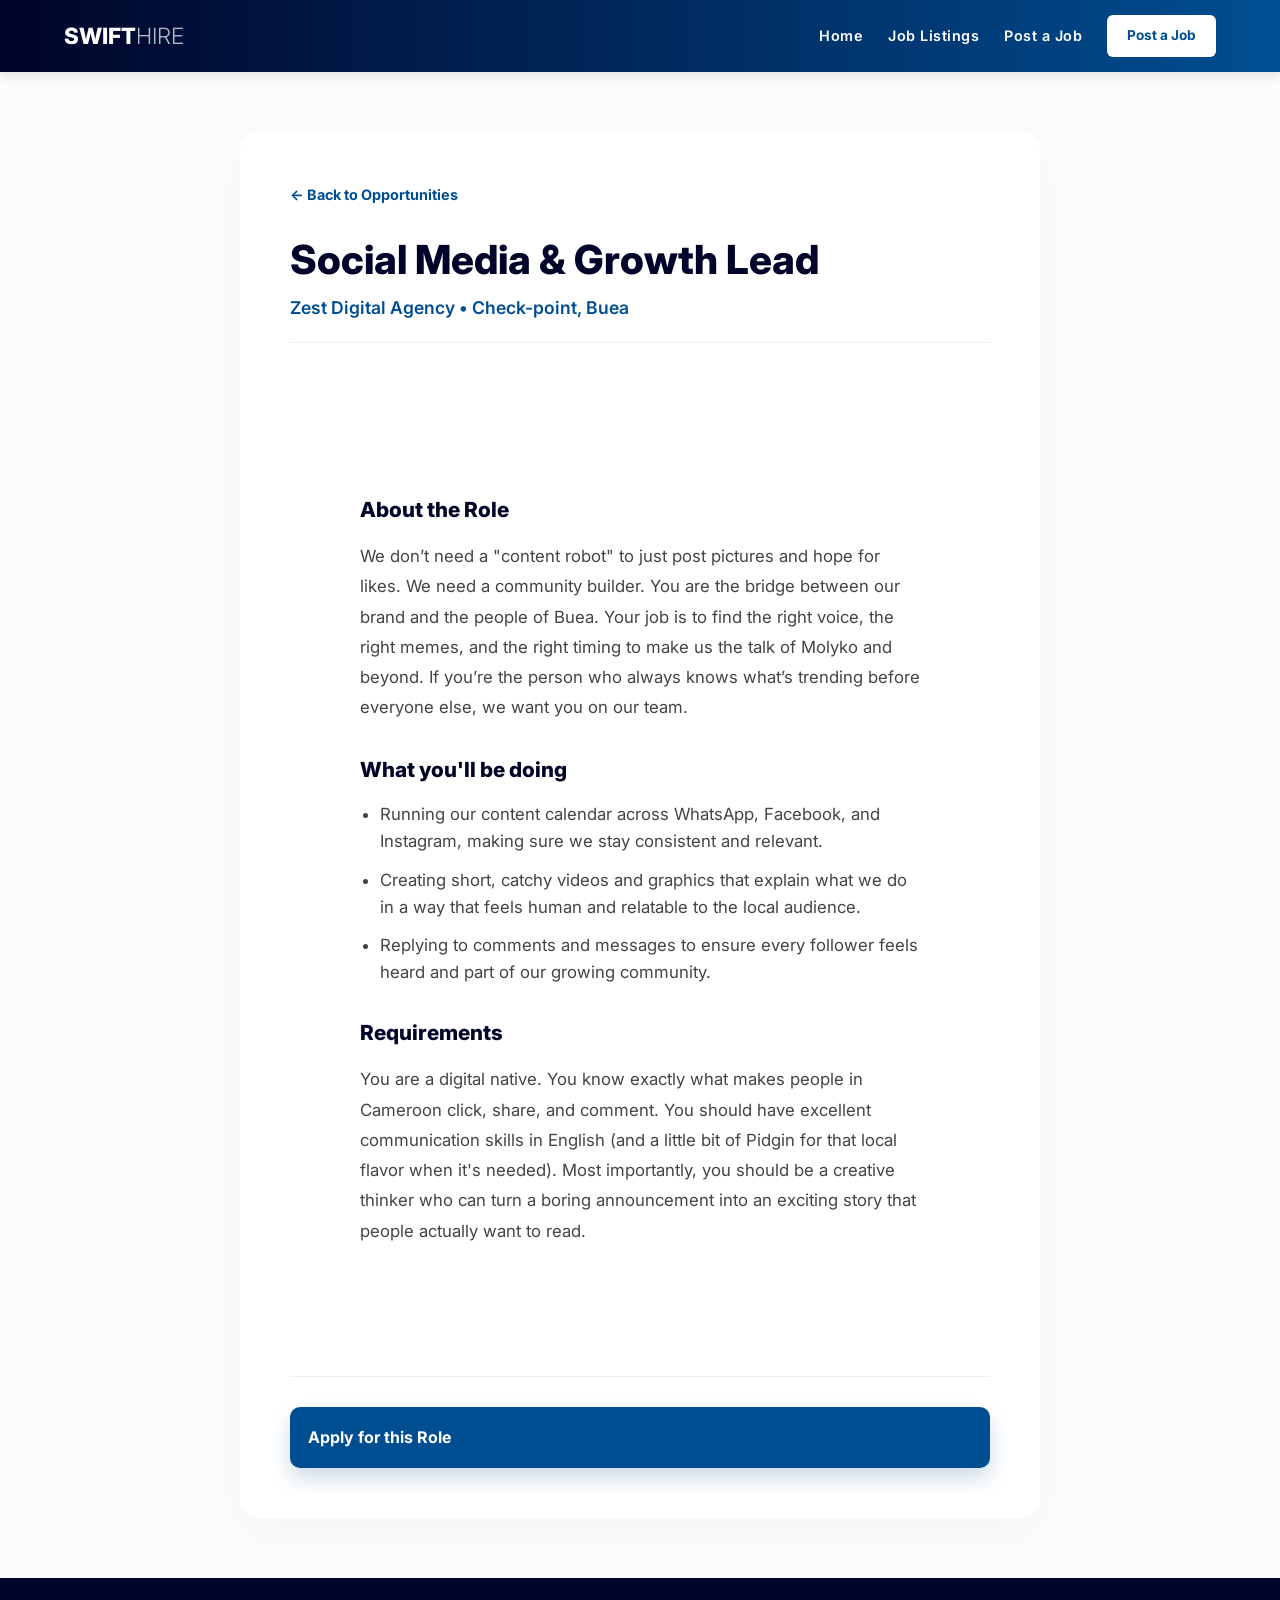
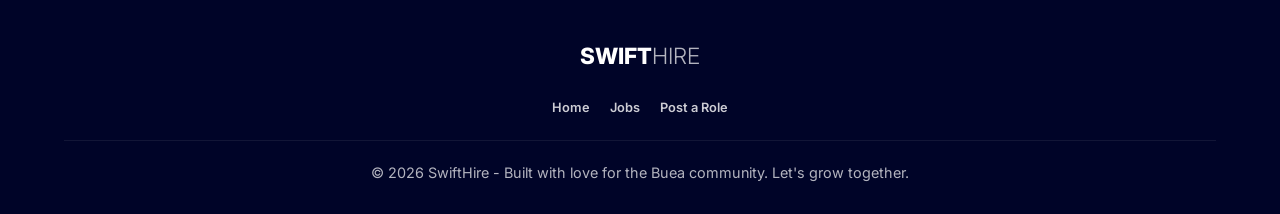
<file: SwiftHire/details6.html>
<!DOCTYPE html>
<html lang="en">
<head>
    <meta charset="UTF-8">
    <meta name="viewport" content="width=device-width, initial-scale=1.0">
    <title>Social Media & Growth Lead | SwiftHire</title>
   <script src="script.js" defer></script>
    <link rel="stylesheet" href="style.css">
</head>
<body>

   <header>
    <nav class="navbar">
        <a href="index.html" class="logo">SWIFT<span>HIRE</span></a>
        
        <div class="menu-toggle" id="mobile-menu">
            <span class="bar"></span>
            <span class="bar"></span>
            <span class="bar"></span>
        </div>

        <div class="nav-container"id="nav-drawer">
            <ul class="nav-links">
                <li><a href="index.html">Home</a></li>
                <li><a href="listings.html" class="active">Job Listings</a></li>
                <li><a href="post-job.html">Post a Job</a></li>
            </ul>

            <div class="drawer-footer">
                <a href="post-job.html" class="main-nav-button">Post a Job</a>
            </div>
        </div>
    </nav>
</header>

    <main class="details-container">
        <div class="details-box">
            <a href="listings.html" class="back-link">← Back to Opportunities</a>
            
            <div class="job-header-main">
                <h1>Social Media & Growth Lead</h1>
                <p class="company-tag">Zest Digital Agency • Check-point, Buea</p>
            </div>

            <section class="job-description">
                <h2>About the Role</h2>
                <p>We don’t need a "content robot" to just post pictures and hope for likes. We need a community builder. You are the bridge between our brand and the people of Buea. Your job is to find the right voice, the right memes, and the right timing to make us the talk of Molyko and beyond. If you’re the person who always knows what’s trending before everyone else, we want you on our team.</p>
                
                <h2>What you'll be doing</h2>
                <ul>
                    <li>Running our content calendar across WhatsApp, Facebook, and Instagram, making sure we stay consistent and relevant.</li>
                    <li>Creating short, catchy videos and graphics that explain what we do in a way that feels human and relatable to the local audience.</li>
                    <li>Replying to comments and messages to ensure every follower feels heard and part of our growing community.</li>
                </ul>

                <h2>Requirements</h2>
                <p>You are a digital native. You know exactly what makes people in Cameroon click, share, and comment. You should have excellent communication skills in English (and a little bit of Pidgin for that local flavor when it's needed). Most importantly, you should be a creative thinker who can turn a boring announcement into an exciting story that people actually want to read.</p>
            </section>

            <div class="apply-section">
                <a href="apply.html" class="btn btn-primary btn-apply">Apply for this Role</a>
            </div>
        </div>
    </main>

      <footer>
        <div class="footer-content">
            <div class="logo" style="margin-bottom: 20px;">SWIFT<span>HIRE</span></div>
            <ul class="footer-links">
                <li><a href="index.html">Home</a></li>
                <li><a href="listings.html">Jobs</a></li>
                <li><a href="post-job.html">Post a Role</a></li>
            </ul>
            <p>&copy; 2026 SwiftHire - Built with love for the Buea community. Let's grow together.</p>
        </div>
    </footer>

</body>
</html>
</file>
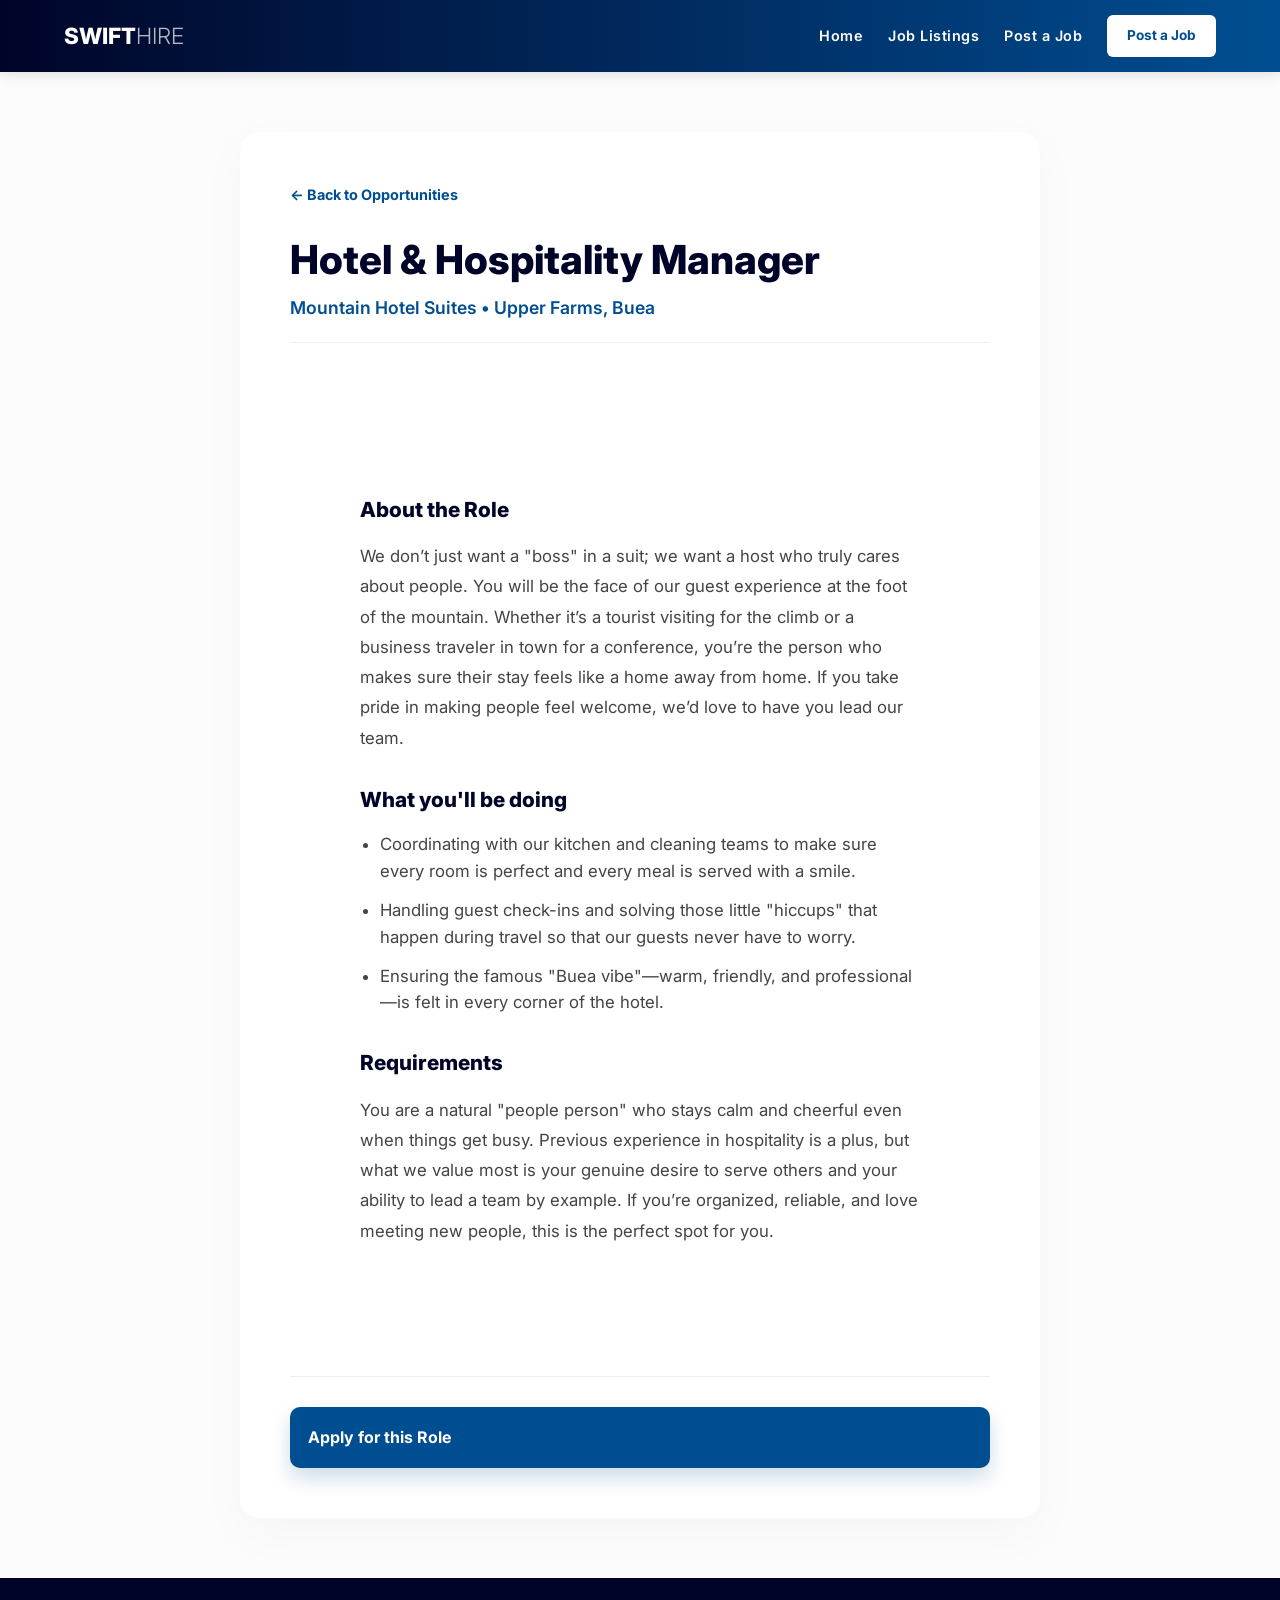
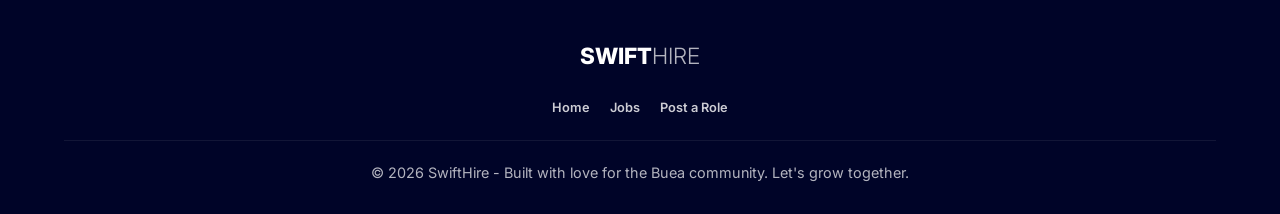
<file: SwiftHire/details7.html>
<!DOCTYPE html>
<html lang="en">
<head>
    <meta charset="UTF-8">
    <meta name="viewport" content="width=device-width, initial-scale=1.0">
    <title>Hotel & Hospitality Manager | SwiftHire</title>
   <script src="script.js" defer></script>
    <link rel="stylesheet" href="style.css">
</head>
<body>

   <header>
    <nav class="navbar">
        <a href="index.html" class="logo">SWIFT<span>HIRE</span></a>
        
        <div class="menu-toggle" id="mobile-menu">
            <span class="bar"></span>
            <span class="bar"></span>
            <span class="bar"></span>
        </div>

        <div class="nav-container"id="nav-drawer">
            <ul class="nav-links">
                <li><a href="index.html">Home</a></li>
                <li><a href="listings.html" class="active">Job Listings</a></li>
                <li><a href="post-job.html">Post a Job</a></li>
            </ul>

            <div class="drawer-footer">
                <a href="post-job.html" class="main-nav-button">Post a Job</a>
            </div>
        </div>
    </nav>
</header>

    <main class="details-container">
        <div class="details-box">
            <a href="listings.html" class="back-link">← Back to Opportunities</a>
            
            <div class="job-header-main">
                <h1>Hotel & Hospitality Manager</h1>
                <p class="company-tag">Mountain Hotel Suites • Upper Farms, Buea</p>
            </div>

            <section class="job-description">
                <h2>About the Role</h2>
                <p>We don’t just want a "boss" in a suit; we want a host who truly cares about people. You will be the face of our guest experience at the foot of the mountain. Whether it’s a tourist visiting for the climb or a business traveler in town for a conference, you’re the person who makes sure their stay feels like a home away from home. If you take pride in making people feel welcome, we’d love to have you lead our team.</p>
                
                <h2>What you'll be doing</h2>
                <ul>
                    <li>Coordinating with our kitchen and cleaning teams to make sure every room is perfect and every meal is served with a smile.</li>
                    <li>Handling guest check-ins and solving those little "hiccups" that happen during travel so that our guests never have to worry.</li>
                    <li>Ensuring the famous "Buea vibe"—warm, friendly, and professional—is felt in every corner of the hotel.</li>
                </ul>

                <h2>Requirements</h2>
                <p>You are a natural "people person" who stays calm and cheerful even when things get busy. Previous experience in hospitality is a plus, but what we value most is your genuine desire to serve others and your ability to lead a team by example. If you’re organized, reliable, and love meeting new people, this is the perfect spot for you.</p>
            </section>

            <div class="apply-section">
                <a href="apply.html" class="btn btn-primary btn-apply">Apply for this Role</a>
            </div>
        </div>
    </main>

      <footer>
        <div class="footer-content">
            <div class="logo" style="margin-bottom: 20px;">SWIFT<span>HIRE</span></div>
            <ul class="footer-links">
                <li><a href="index.html">Home</a></li>
                <li><a href="listings.html">Jobs</a></li>
                <li><a href="post-job.html">Post a Role</a></li>
            </ul>
            <p>&copy; 2026 SwiftHire - Built with love for the Buea community. Let's grow together.</p>
        </div>
    </footer>

</body>
</html>
</file>
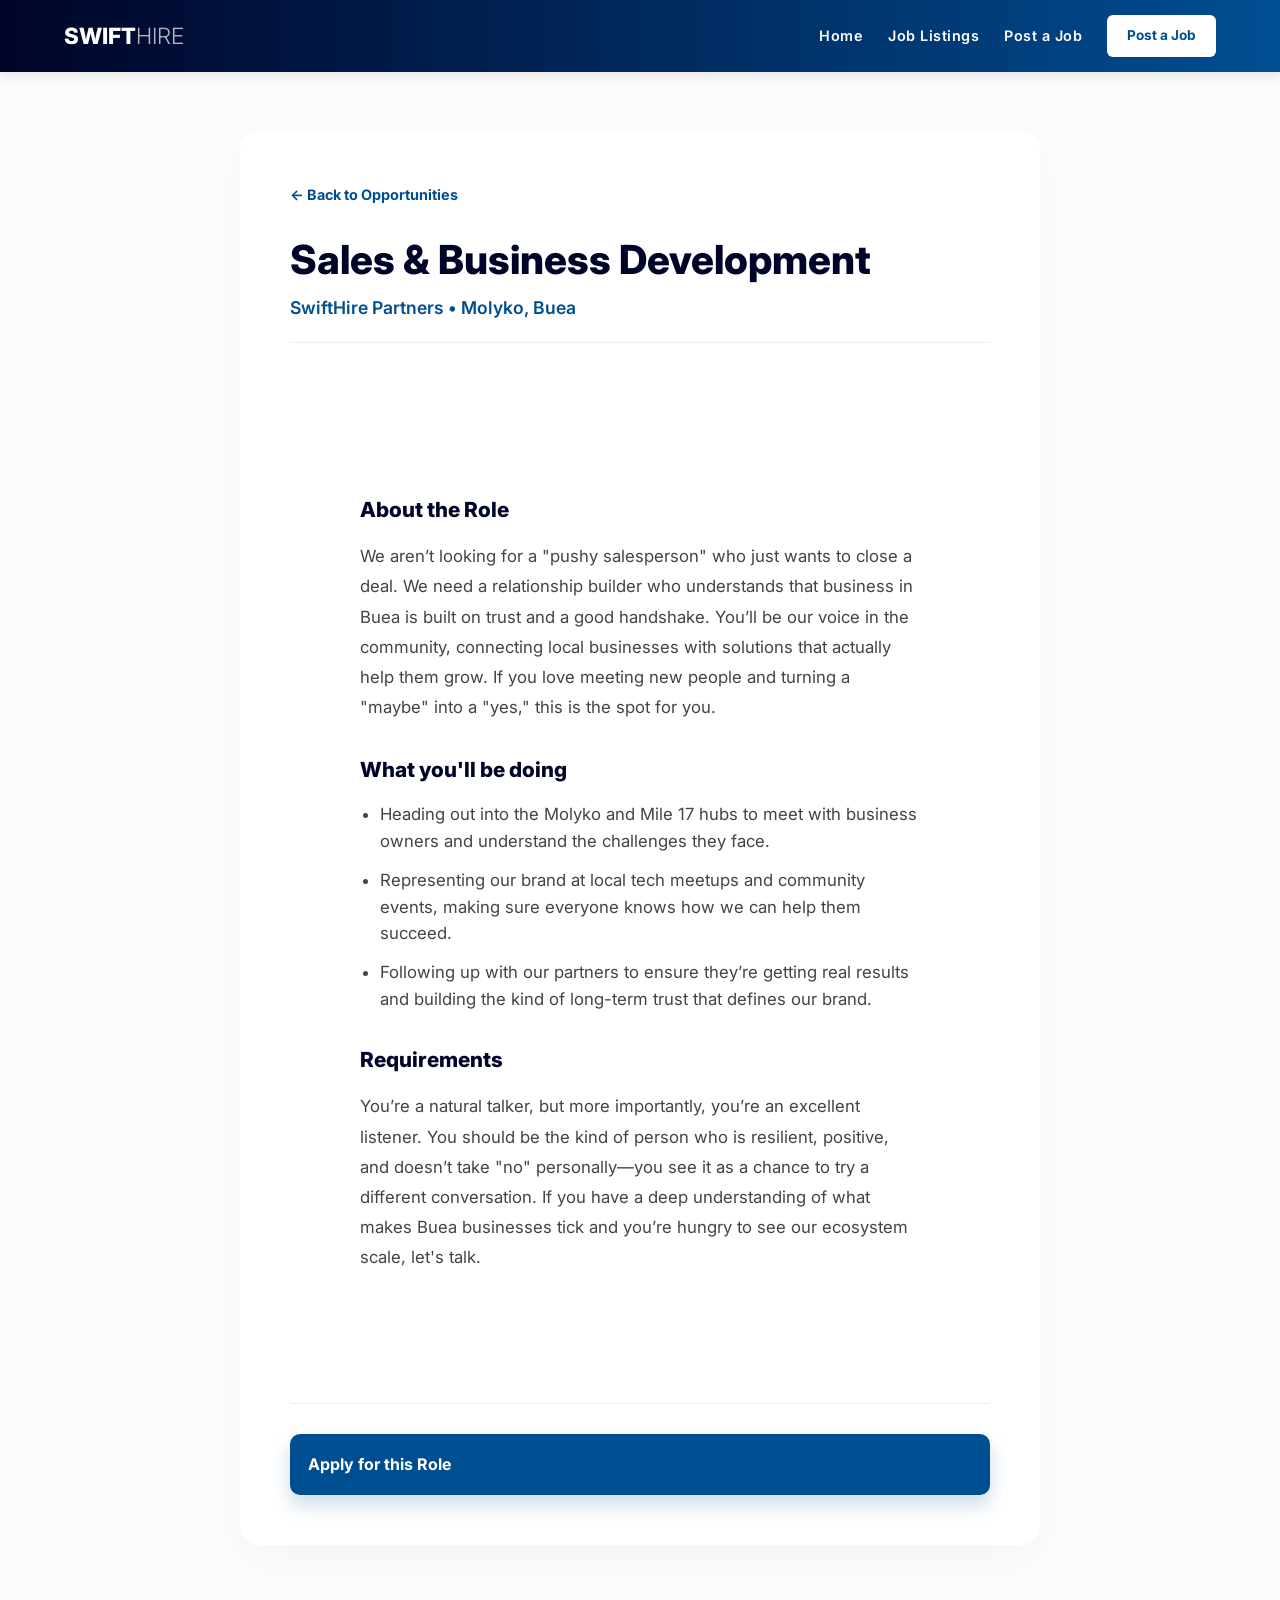
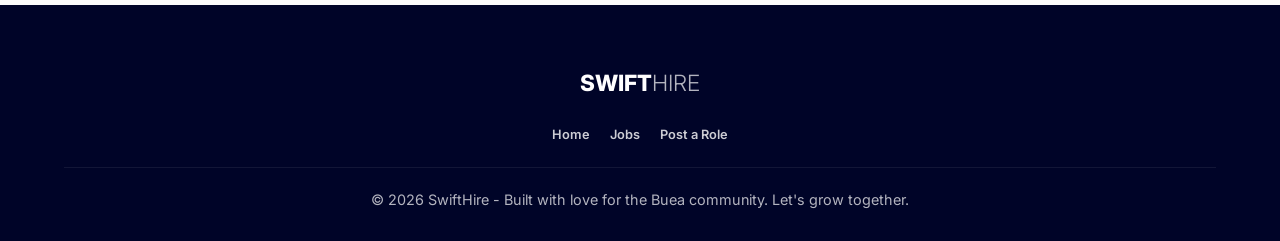
<file: SwiftHire/details8.html>
<!DOCTYPE html>
<html lang="en">
<head>
    <meta charset="UTF-8">
    <meta name="viewport" content="width=device-width, initial-scale=1.0">
    <title>Sales & Business Development | SwiftHire</title>
   <script src="script.js" defer></script>
    <link rel="stylesheet" href="style.css">
</head>
<body>

   <header>
    <nav class="navbar">
        <a href="index.html" class="logo">SWIFT<span>HIRE</span></a>
        
        <div class="menu-toggle" id="mobile-menu">
            <span class="bar"></span>
            <span class="bar"></span>
            <span class="bar"></span>
        </div>

        <div class="nav-container"id="nav-drawer">
            <ul class="nav-links">
                <li><a href="index.html">Home</a></li>
                <li><a href="listings.html" class="active">Job Listings</a></li>
                <li><a href="post-job.html">Post a Job</a></li>
            </ul>

            <div class="drawer-footer">
                <a href="post-job.html" class="main-nav-button">Post a Job</a>
            </div>
        </div>
    </nav>
</header>

    <main class="details-container">
        <div class="details-box">
            <a href="listings.html" class="back-link">← Back to Opportunities</a>
            
            <div class="job-header-main">
                <h1>Sales & Business Development</h1>
                <p class="company-tag">SwiftHire Partners • Molyko, Buea</p>
            </div>

            <section class="job-description">
                <h2>About the Role</h2>
                <p>We aren’t looking for a "pushy salesperson" who just wants to close a deal. We need a relationship builder who understands that business in Buea is built on trust and a good handshake. You’ll be our voice in the community, connecting local businesses with solutions that actually help them grow. If you love meeting new people and turning a "maybe" into a "yes," this is the spot for you.</p>
                
                <h2>What you'll be doing</h2>
                <ul>
                    <li>Heading out into the Molyko and Mile 17 hubs to meet with business owners and understand the challenges they face.</li>
                    <li>Representing our brand at local tech meetups and community events, making sure everyone knows how we can help them succeed.</li>
                    <li>Following up with our partners to ensure they’re getting real results and building the kind of long-term trust that defines our brand.</li>
                </ul>

                <h2>Requirements</h2>
                <p>You’re a natural talker, but more importantly, you’re an excellent listener. You should be the kind of person who is resilient, positive, and doesn’t take "no" personally—you see it as a chance to try a different conversation. If you have a deep understanding of what makes Buea businesses tick and you’re hungry to see our ecosystem scale, let's talk.</p>
            </section>

            <div class="apply-section">
                <a href="apply.html" class="btn btn-primary btn-apply">Apply for this Role</a>
            </div>
        </div>
    </main>

      <footer>
        <div class="footer-content">
            <div class="logo" style="margin-bottom: 20px;">SWIFT<span>HIRE</span></div>
            <ul class="footer-links">
                <li><a href="index.html">Home</a></li>
                <li><a href="listings.html">Jobs</a></li>
                <li><a href="post-job.html">Post a Role</a></li>
            </ul>
            <p>&copy; 2026 SwiftHire - Built with love for the Buea community. Let's grow together.</p>
        </div>
    </footer>

</body>
</html>
</file>
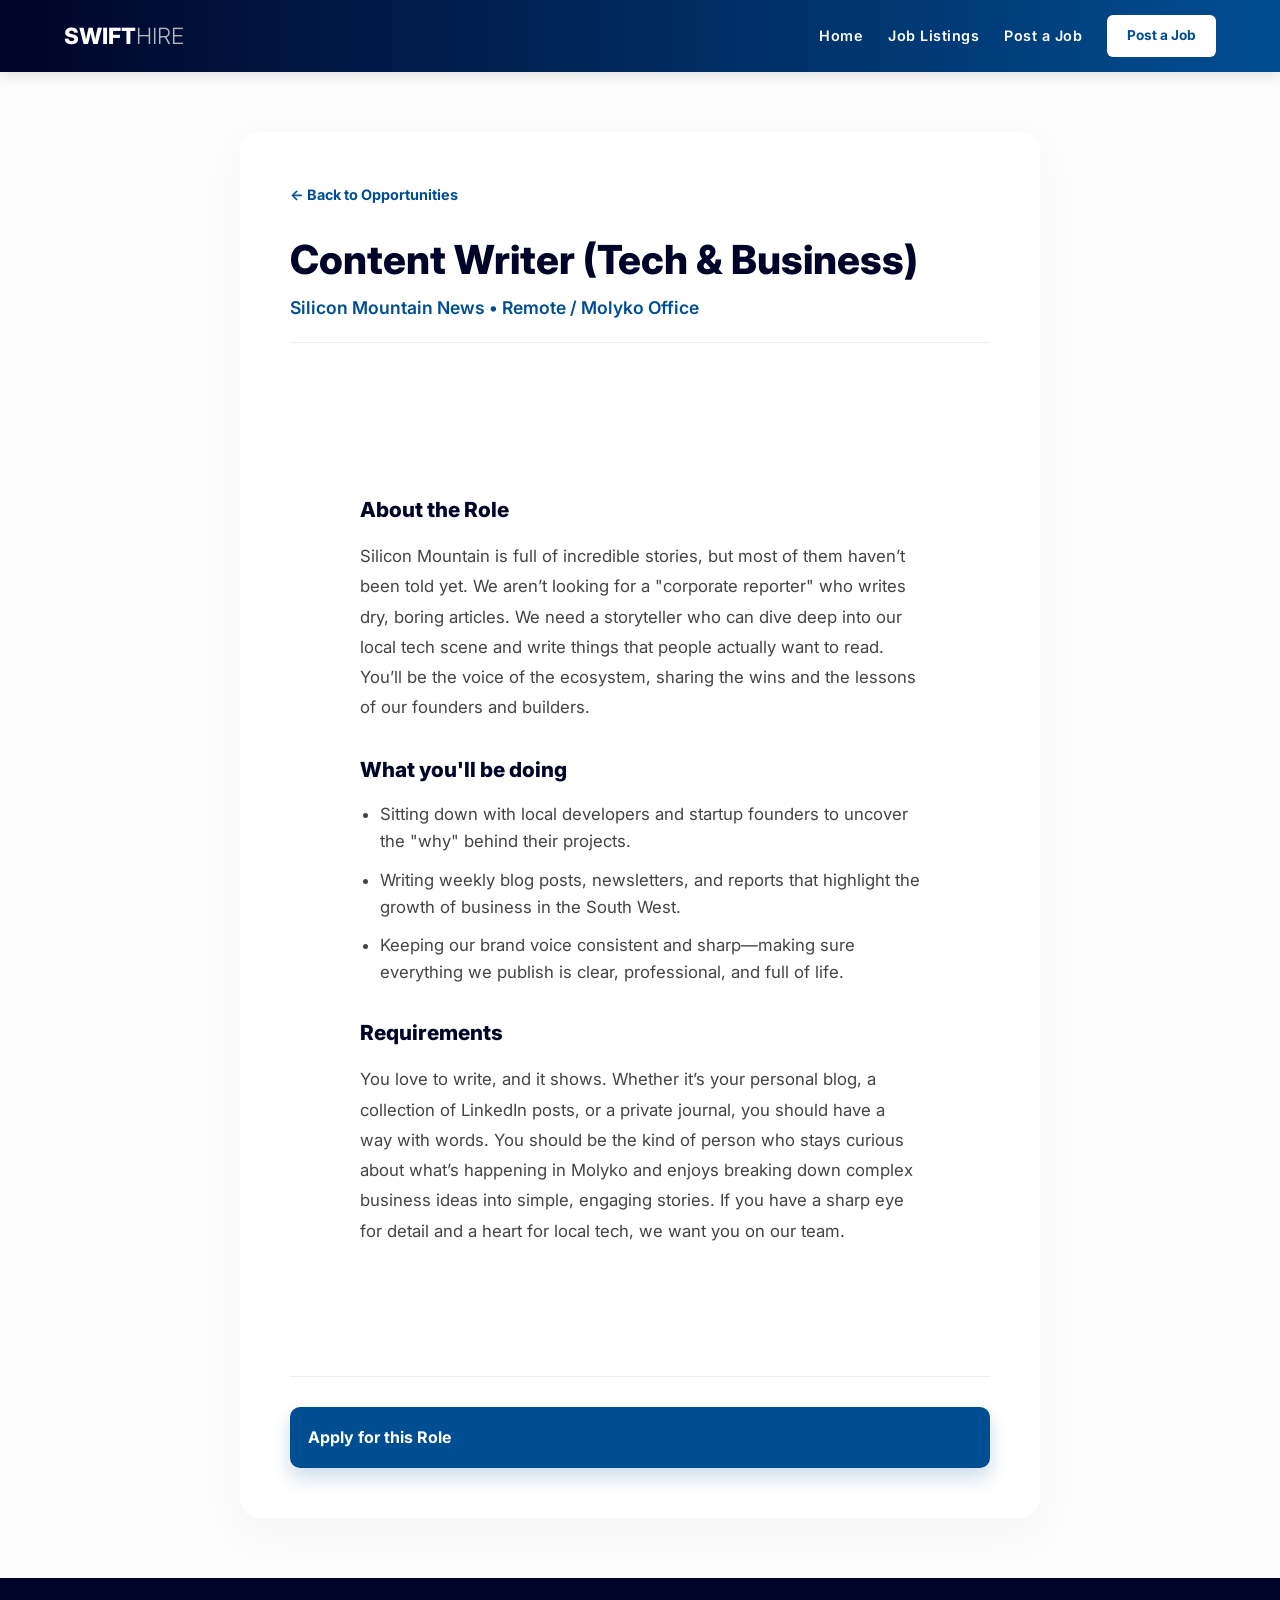
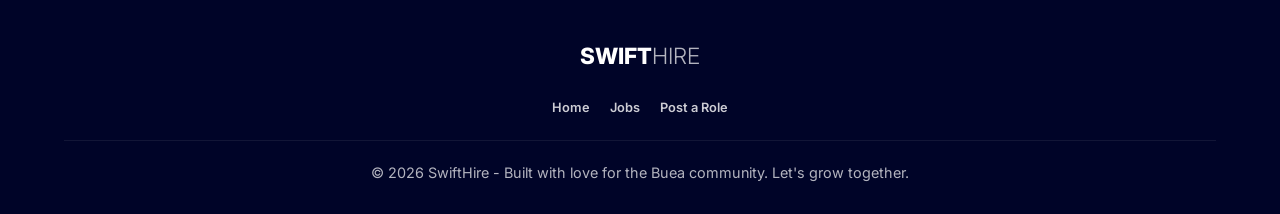
<file: SwiftHire/details9.html>
<!DOCTYPE html>
<html lang="en">
<head>
    <meta charset="UTF-8">
    <meta name="viewport" content="width=device-width, initial-scale=1.0">
    <title>Content Writer (Tech & Business) | SwiftHire</title>
   <script src="script.js" defer></script>
    <link rel="stylesheet" href="style.css">
</head>
<body>

   <header>
    <nav class="navbar">
        <a href="index.html" class="logo">SWIFT<span>HIRE</span></a>
        
        <div class="menu-toggle" id="mobile-menu">
            <span class="bar"></span>
            <span class="bar"></span>
            <span class="bar"></span>
        </div>

        <div class="nav-container"id="nav-drawer">
            <ul class="nav-links">
                <li><a href="index.html">Home</a></li>
                <li><a href="listings.html" class="active">Job Listings</a></li>
                <li><a href="post-job.html">Post a Job</a></li>
            </ul>

            <div class="drawer-footer">
                <a href="post-job.html" class="main-nav-button">Post a Job</a>
            </div>
        </div>
    </nav>
</header>

    <main class="details-container">
        <div class="details-box">
            <a href="listings.html" class="back-link">← Back to Opportunities</a>
            
            <div class="job-header-main">
                <h1>Content Writer (Tech & Business)</h1>
                <p class="company-tag">Silicon Mountain News • Remote / Molyko Office</p>
            </div>

            <section class="job-description">
                <h2>About the Role</h2>
                <p>Silicon Mountain is full of incredible stories, but most of them haven’t been told yet. We aren’t looking for a "corporate reporter" who writes dry, boring articles. We need a storyteller who can dive deep into our local tech scene and write things that people actually want to read. You’ll be the voice of the ecosystem, sharing the wins and the lessons of our founders and builders.</p>
                
                <h2>What you'll be doing</h2>
                <ul>
                    <li>Sitting down with local developers and startup founders to uncover the "why" behind their projects.</li>
                    <li>Writing weekly blog posts, newsletters, and reports that highlight the growth of business in the South West.</li>
                    <li>Keeping our brand voice consistent and sharp—making sure everything we publish is clear, professional, and full of life.</li>
                </ul>

                <h2>Requirements</h2>
                <p>You love to write, and it shows. Whether it’s your personal blog, a collection of LinkedIn posts, or a private journal, you should have a way with words. You should be the kind of person who stays curious about what’s happening in Molyko and enjoys breaking down complex business ideas into simple, engaging stories. If you have a sharp eye for detail and a heart for local tech, we want you on our team.</p>
            </section>

            <div class="apply-section">
                <a href="apply.html" class="btn btn-primary btn-apply">Apply for this Role</a>
            </div>
        </div>
    </main>

      <footer>
        <div class="footer-content">
            <div class="logo" style="margin-bottom: 20px;">SWIFT<span>HIRE</span></div>
            <ul class="footer-links">
                <li><a href="index.html">Home</a></li>
                <li><a href="listings.html">Jobs</a></li>
                <li><a href="post-job.html">Post a Role</a></li>
            </ul>
            <p>&copy; 2026 SwiftHire - Built with love for the Buea community. Let's grow together.</p>
        </div>
    </footer>

</body>
</html>
</file>
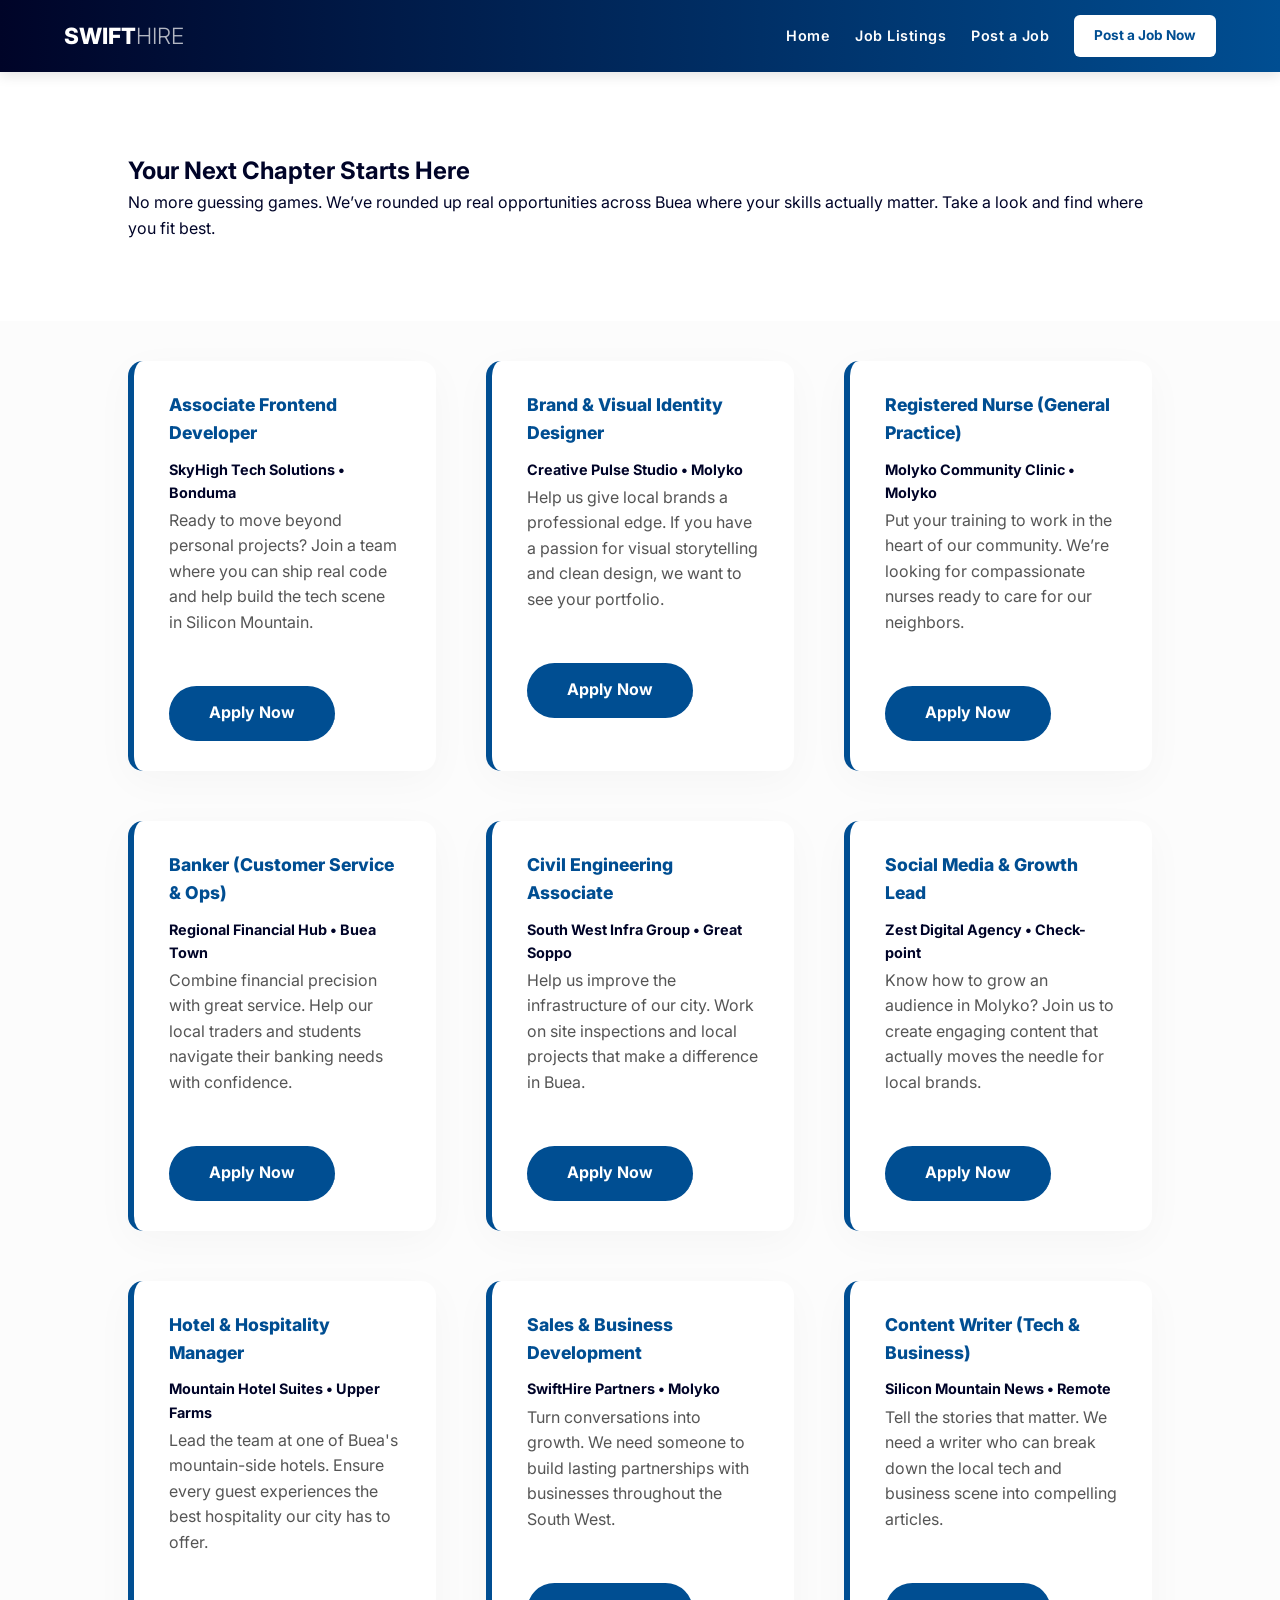
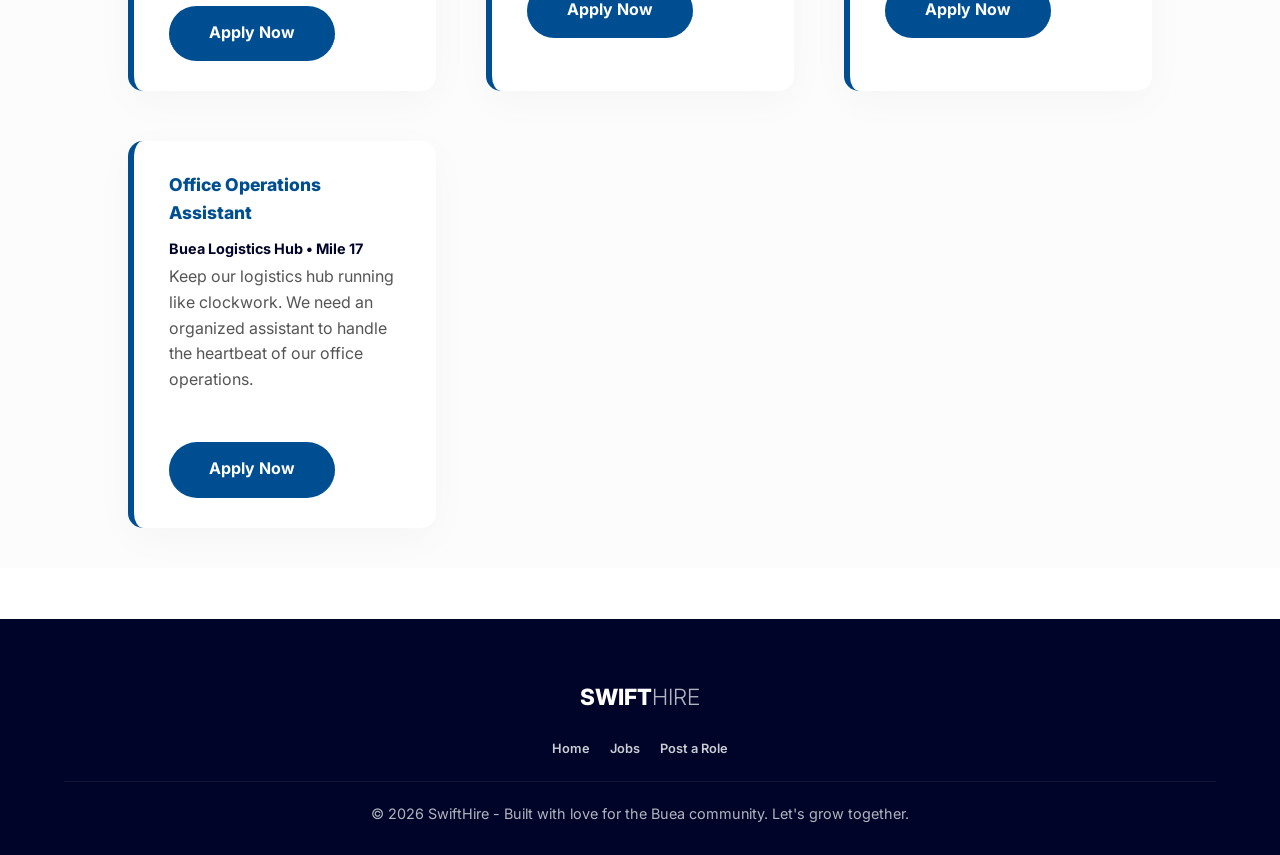
<file: SwiftHire/listings.html>
<!DOCTYPE html>
<html lang="en">
<head>
    <meta charset="UTF-8">
    <meta name="viewport" content="width=device-width, initial-scale=1.0">
    <title>Available Opportunities | SwiftHire Buea</title>
    <link rel="stylesheet" href="style.css">
    <script src="script.js" defer></script>
</head>
<body>

<header>
    <nav class="navbar">
        <a href="index.html" class="logo">SWIFT<span>HIRE</span></a>
        
        <div class="menu-toggle" id="mobile-menu">
            <span class="bar"></span>
            <span class="bar"></span>
            <span class="bar"></span>
        </div>

        <div class="nav-container" id="nav-drawer">
            <ul class="nav-links">
                <li><a href="index.html">Home</a></li>
                <li><a href="listings.html" class="active">Job Listings</a></li>
                <li><a href="post-job.html">Post a Job</a></li>
            </ul>

            <div class="drawer-footer">
                <a href="post-job.html" class="main-nav-button">Post a Job Now</a>
            </div>
        </div>
    </nav>
</header>

<main class="listings-container">
    <section class="listings-header">
        <h1>Your Next Chapter Starts Here</h1>
        <p>No more guessing games. We’ve rounded up real opportunities across Buea where your skills actually matter. Take a look and find where you fit best.</p>
    </section>

    <div class="job-grid">
        <div class="job-card">
            <h3>Associate Frontend Developer</h3>
            <p class="company">SkyHigh Tech Solutions • Bonduma</p>
            <p class="description">Ready to move beyond personal projects? Join a team where you can ship real code and help build the tech scene in Silicon Mountain.</p>
            <a href="details.html" class="btn-view">Apply Now</a>
        </div>

        <div class="job-card">
            <h3>Brand & Visual Identity Designer</h3>
            <p class="company">Creative Pulse Studio • Molyko</p>
            <p class="description">Help us give local brands a professional edge. If you have a passion for visual storytelling and clean design, we want to see your portfolio.</p>
            <a href="details2.html" class="btn-view">Apply Now</a>
        </div>

        <div class="job-card">
            <h3>Registered Nurse (General Practice)</h3>
            <p class="company">Molyko Community Clinic • Molyko</p>
            <p class="description">Put your training to work in the heart of our community. We’re looking for compassionate nurses ready to care for our neighbors.</p>
            <a href="details3.html" class="btn-view">Apply Now</a>
        </div>

        <div class="job-card">
            <h3>Banker (Customer Service & Ops)</h3>
            <p class="company">Regional Financial Hub • Buea Town</p>
            <p class="description">Combine financial precision with great service. Help our local traders and students navigate their banking needs with confidence.</p>
            <a href="details4.html" class="btn-view">Apply Now</a>
        </div>

        <div class="job-card">
            <h3>Civil Engineering Associate</h3>
            <p class="company">South West Infra Group • Great Soppo</p>
            <p class="description">Help us improve the infrastructure of our city. Work on site inspections and local projects that make a difference in Buea.</p>
            <a href="details5.html" class="btn-view">Apply Now</a>
        </div>

        <div class="job-card">
            <h3>Social Media & Growth Lead</h3>
            <p class="company">Zest Digital Agency • Check-point</p>
            <p class="description">Know how to grow an audience in Molyko? Join us to create engaging content that actually moves the needle for local brands.</p>
            <a href="details6.html" class="btn-view">Apply Now</a>
        </div>

        <div class="job-card">
            <h3>Hotel & Hospitality Manager</h3>
            <p class="company">Mountain Hotel Suites • Upper Farms</p>
            <p class="description">Lead the team at one of Buea's mountain-side hotels. Ensure every guest experiences the best hospitality our city has to offer.</p>
            <a href="details7.html" class="btn-view">Apply Now</a>
        </div>

        <div class="job-card">
            <h3>Sales & Business Development</h3>
            <p class="company">SwiftHire Partners • Molyko</p>
            <p class="description">Turn conversations into growth. We need someone to build lasting partnerships with businesses throughout the South West.</p>
            <a href="details8.html" class="btn-view">Apply Now</a>
        </div>

        <div class="job-card">
            <h3>Content Writer (Tech & Business)</h3>
            <p class="company">Silicon Mountain News • Remote</p>
            <p class="description">Tell the stories that matter. We need a writer who can break down the local tech and business scene into compelling articles.</p>
            <a href="details9.html" class="btn-view">Apply Now</a>
        </div>

        <div class="job-card">
            <h3>Office Operations Assistant</h3>
            <p class="company">Buea Logistics Hub • Mile 17</p>
            <p class="description">Keep our logistics hub running like clockwork. We need an organized assistant to handle the heartbeat of our office operations.</p>
            <a href="details10.html" class="btn-view">Apply Now</a>
        </div>
    </div>
</main>

<br /><br />

<footer>
    <div class="footer-content">
        <div class="logo" style="margin-bottom: 20px;">SWIFT<span>HIRE</span></div>
        <ul class="footer-links">
            <li><a href="index.html">Home</a></li>
            <li><a href="listings.html">Jobs</a></li>
            <li><a href="post-job.html">Post a Role</a></li>
        </ul>
        <p>&copy; 2026 SwiftHire - Built with love for the Buea community. Let's grow together.</p>
    </div>
</footer>

</body>
</html>
</file>
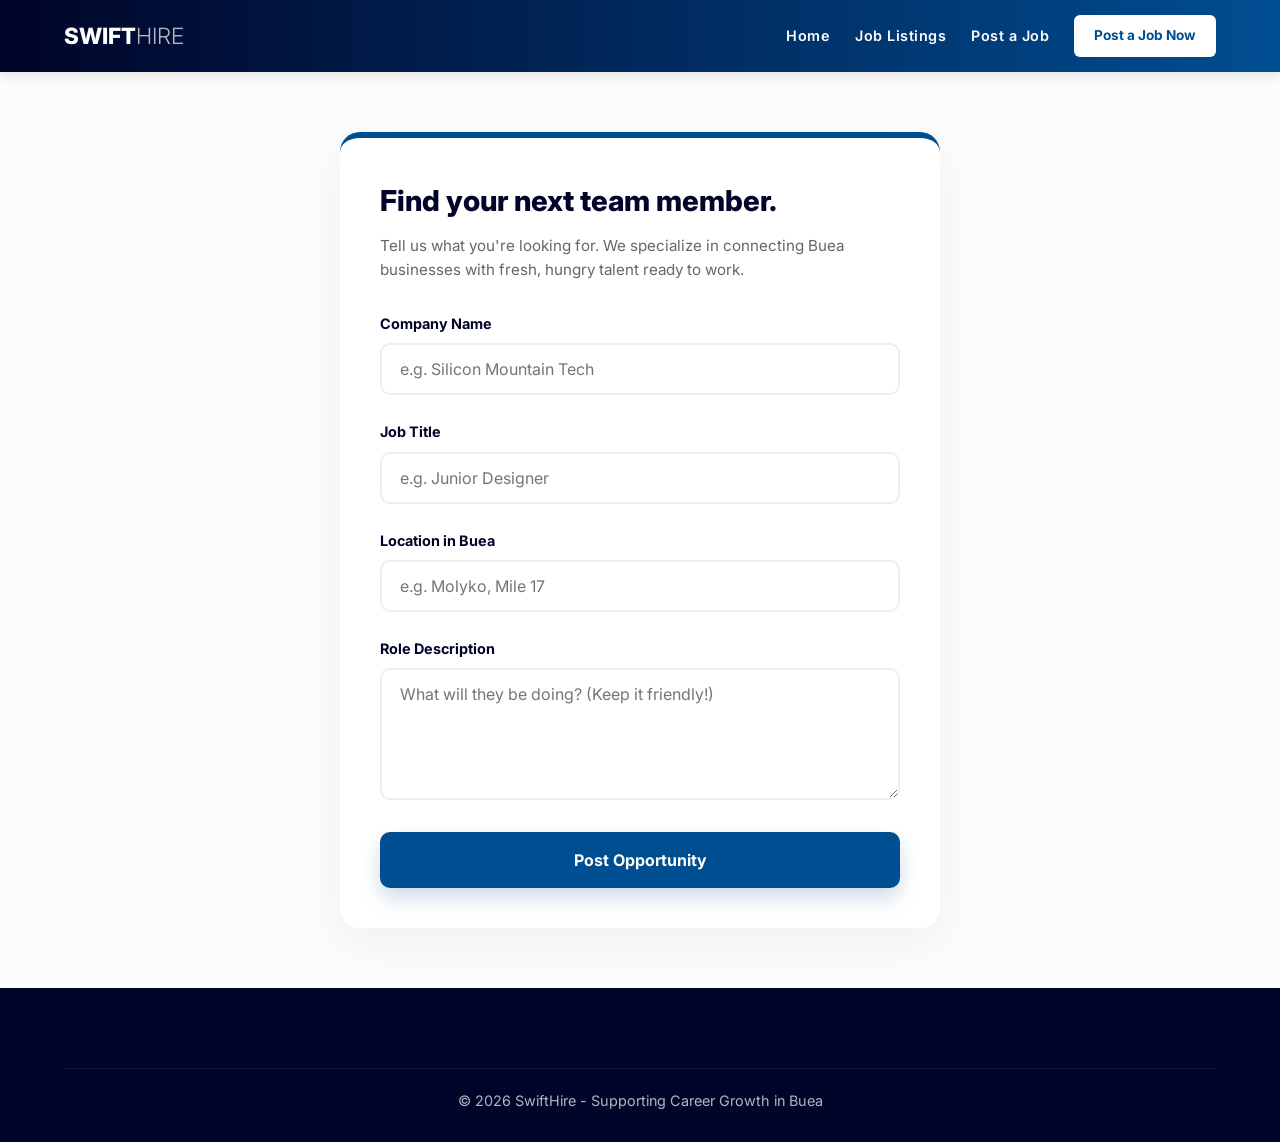
<file: SwiftHire/post-job.html>
<!DOCTYPE html>
<html lang="en">
<head>
    <meta charset="UTF-8">
    <meta name="viewport" content="width=device-width, initial-scale=1.0">
    <title>Post a Role | SwiftHire Buea</title>
    <link rel="stylesheet" href="style.css">
</head>
<body>

   <header>
  <nav class="navbar">
    <div class="logo">SWIFT<span>HIRE</span></div>
    <div class="menu-toggle" id="mobile-menu">
        <span class="bar"></span>
        <span class="bar"></span>
        <span class="bar"></span>
    </div>
    <div class="nav-container" id="nav-drawer">
    <ul class="nav-links">
        <li><a href="index.html">Home</a></li>
        <li><a href="listings.html">Job Listings</a></li>
        <li><a href="post-job.html">Post a Job</a></li>
    </ul>
    
    <div class="drawer-footer">
        <a href="post-job.html" class="main-nav-button">Post a Job Now</a>
    </div>
</div>

  </nav>
</header>
    <main class="form-container">
        <div class="form-box">
            <h2>Find your next team member.</h2>
            <p>Tell us what you're looking for. We specialize in connecting Buea businesses with fresh, hungry talent ready to work.</p>
            
            <form id="postJobForm">
                <div class="input-group">
                    <label for="companyName">Company Name</label>
                    <input type="text" id="companyName" placeholder="e.g. Silicon Mountain Tech" required>
                </div>

                <div class="input-group">
                    <label for="jobTitle">Job Title</label>
                    <input type="text" id="jobTitle" placeholder="e.g. Junior Designer" required>
                </div>

                <div class="input-group">
                    <label for="jobLocation">Location in Buea</label>
                    <input type="text" id="jobLocation" placeholder="e.g. Molyko, Mile 17" required>
                </div>

                <div class="input-group">
                    <label for="jobDescription">Role Description</label>
                    <textarea id="jobDescription" rows="5" placeholder="What will they be doing? (Keep it friendly!)" required></textarea>
                </div>

                <button type="submit" class="btn btn-apply">Post Opportunity</button>
            </form>

           <div id="postSuccessMessage" class="hidden">
    <div class="success-icon">🚀</div>
    <h3>Mission Accomplished!</h3>
    <p>Your job posting has been sent to our team for review. We’ll have it live for the Buea community shortly.</p>
    <a href="listings.html" class="btn-view">View All Jobs</a>
</div>
        </div>
    </main>

    <footer>
        <p>&copy; 2026 SwiftHire - Supporting Career Growth in Buea</p>
    </footer>

    <script src="script.js"></script>
</body>
</html>
</file>
<file: SwiftHire/style.css>
/* 1. BRAND COLORS & FONTS */
@import url('https://fonts.googleapis.com/css2?family=Inter:wght@400;600;700;800&display=swap');

:root {
    --primary-blue: #004e92;
    --luxury-dark: #000428;
    --accent-blue: #0072ff;
    --white: #ffffff;
    --bg-light: #f8fafd; /* Very light blue tint for background blocks */
}

* {
    margin: 0;
    padding: 0;
    box-sizing: border-box;
    font-family: 'Inter', sans-serif; /* Metropolis Style */
}

body {
    background-color: var(--white);
    color: var(--luxury-dark);
    line-height: 1.6;
    overflow-x: hidden;
}

/* 2. NAVIGATION - NOW BRANDED BLUE */
header {
    background: linear-gradient(to right, var(--luxury-dark), var(--primary-blue));
    width: 100%;
    position: sticky;
    top: 0;
    z-index: 2000;
    box-shadow: 0 4px 12px rgba(0,0,0,0.1);
}

.navbar {
    display: flex;
    justify-content: space-between;
    align-items: center;
    padding: 15px 5%;
}

.logo {
    font-weight: 800;
    font-size: 1.4rem;
    color: var(--white);
    text-decoration: none;
}

.logo span { font-weight: 300; opacity: 0.7; }



@media screen and (max-width: 480px) {

/* Hamburger Toggle */

.menu-toggle {
    display: flex; 
    flex-direction: column;
    gap: 5px;
    cursor: pointer;
    z-index: 2100;
}

.bar {
    width: 25px;
    height: 3px;
    background-color: var(--white);
    
    transition: 0.4s;
}

/* THE "X" ANIMATION */
/* --- THE "X" ANIMATION COLORS --- */
.menu-toggle.is-active .bar:nth-child(1) { 
    transform: translateY(8px) rotate(45deg); 
    background-color: var(--accent-blue); /* Branded Blue X */
}
.menu-toggle.is-active .bar:nth-child(2) { 
    opacity: 0; 
}
.menu-toggle.is-active .bar:nth-child(3) { 
    transform: translateY(-8px) rotate(-45deg); 
    background-color: var(--accent-blue); /* Branded Blue X */
}

/* --- THE DRAWER BUTTON --- */
.drawer-footer {
    padding: 15px 40px;
    margin-top: auto; /* Pushes to bottom */
    width: 100%;
}

.main-nav-button {
    /* Critical: This turns it into a solid rectangle */
    display: block !important; 
    width: 100%;
    
    /* Brand Colors */
    background-color: #004e92 !important; /* Your SwiftHire Blue */
    color: #ffffff !important;
    
    /* Shape & Size */
    padding: 18px 0;
    text-align: center;
    border-radius: 8px; /* Sharp but slightly rounded rectangle */
    
    /* Typography */
    font-weight: 700;
    font-size: 0.9rem;
    text-decoration: none;
    
    /* Animation */
    transition: background 0.3s ease;
}

.main-nav-button:hover {
    background-color: #000428; /* Darker blue on hover */
}


/* Nav Drawer */
.nav-container {
    position: fixed;
    top: 0;
    right: -100%;
    width: 80%;
    max-width: 300px;
    height: 100vh;
    background: var(--white);
    padding: 100px 40px;
    transition: 0.4s cubic-bezier(0.8, 0, 0.2, 1);
    box-shadow: -10px 0 30px rgba(0,0,0,0.2);
    
    display: flex;
    flex-direction: column;
}

.nav-container.active { right: 0; }

.nav-links { list-style: none; }
.nav-links li { margin-bottom: 25px; }
.nav-links a {
    text-decoration: none;
    color: var(--luxury-dark);
    font-size: 1.5rem;
    font-weight: 700;
}

}



/* 3. HERO BLOCK */
.hero-section {
    background: linear-gradient(135deg, var(--luxury-dark) 0%, var(--primary-blue) 100%);
    padding: 100px 5% 60px;
    color: var(--white);
    text-align: center;
}

.premium-headline {
    font-size: clamp(2.2rem, 6vw, 3.5rem);
    font-weight: 800;
    margin-bottom: 20px;
}

/* 4. CONTENT BLOCKS (Organized Design) */
section {
    padding: 80px 10%;
}

/* Mission Block */
.mission-statement {
    background-color: var(--bg-light);
    border-radius: 20px;
    margin: 40px 5%;
    text-align: center;
}

.mission-statement h2 { margin-bottom: 20px; font-weight: 800; }

/* How it Works Grid */
.steps-grid {
    display: grid;
    grid-template-columns: repeat(auto-fit, minmax(280px, 1fr));
    gap: 25px;
    margin-top: 40px;
}

.step-card {
    background: var(--white);
    padding: 40px;
    border-radius: 15px;
    box-shadow: 0 10px 30px rgba(0,0,0,0.05);
    border-bottom: 4px solid var(--primary-blue); /* Branded accent */
}

.step-num {
    font-size: 3rem;
    font-weight: 800;
    color: var(--primary-blue);
    opacity: 0.1;
    margin-bottom: -20px;
}

/* Final CTA Block */
.final-cta {
    background: var(--luxury-dark);
    color: var(--white);
    border-radius: 30px;
    margin: 60px 5%;
    text-align: center;
}

/* 5. BUTTONS (Standardized) */
.btn-premium {
    padding: 15px 35px;
    border-radius: 50px;
    font-weight: 700;
    text-decoration: none;
    display: inline-block;
    transition: 0.3s;
}

.btn-dark { background: var(--white); color: var(--primary-blue); }
.btn-outline { border: 2px solid var(--white); color: var(--white); margin-top: 15px; }

@media (min-width: 768px) {
    .btn-outline { margin-top: 0; margin-left: 15px; }
}

/* 6. --- FOOTER STYLING (NEW) --- */
footer {
    background-color: var(--luxury-dark);
    color: var(--white);
    padding: 60px 5% 30px;
    text-align: center;
}

footer p {
    font-size: 0.9rem;
    opacity: 0.7;
    margin-top: 20px;
    border-top: 1px solid rgba(255, 255, 255, 0.1);
    padding-top: 20px;
}

/* Optional: Add social or footer links styling if you add them later */
.footer-links {
    list-style: none;
    display: flex;
    justify-content: center;
    gap: 20px;
    margin-bottom: 20px;
}

.footer-links a {
    color: var(--white);
    text-decoration: none;
    font-weight: 600;
    font-size: 0.8rem;
    opacity: 0.8;
}

.footer-links a:hover {
    opacity: 1;
    color: var(--accent-blue);
}


/* ==========================================
   7. DESKTOP VIEW (481px and Up)
   ========================================== */
@media screen and (min-width: 481px) {

    /* Hide the hamburger/toggle icon */
    .menu-toggle {
        display: none !important;
    }

    /* Convert the drawer back into a horizontal navbar */
    .nav-container {
        position: static;
        width: auto;
        height: auto;
        background: transparent;
        padding: 0;
        box-shadow: none;
        display: flex;
        align-items: center;
        visibility: visible;
        opacity: 1;
        right: auto;
    }

    /* 1. FIX THE DOTS: Remove list bullets */
    .nav-links {
        display: flex;
        flex-direction: row;
        list-style: none; /* This removes the dots */
        margin: 0;
        padding: 0;
    }

    .nav-links li {
        margin-bottom: 0;
        margin-left: 25px; /* Spacing between links */
    }

    /* 2. FIX THE UNDERLINES: Clean typography */
    .nav-links a {
        text-decoration: none; /* This removes the underline */
        color: var(--white);
        font-size: 0.9rem;
        font-weight: 600;
        letter-spacing: 0.5px;
        transition: opacity 0.3s ease;
    }

    .nav-links a:hover {
        opacity: 0.8;
    }

    /* 3. PROFESSIONAL BUTTON ADJUSTMENT */
    .drawer-footer {
        margin-top: 0;
        margin-left: 25px;
        padding: 0;
        width: auto;
    }

    .main-nav-button {
        display: inline-block;
        width: auto;
        padding: 10px 20px;
        background-color: var(--white) !important;
        color: var(--primary-blue) !important;
        border-radius: 6px;
        font-size: 0.85rem;
        font-weight: 700;
        text-decoration: none; /* Removes underline from button text */
        transition: transform 0.2s ease;
    }

    .main-nav-button:hover {
        transform: translateY(-2px);
        background-color: #f0f4f8 !important;
    }
}



/* ==========================================
   PRECISE SIDEBAR-ACCENT JOB CARDS
   ========================================== */

.job-grid {
    display: grid;
    grid-template-columns: repeat(auto-fit, minmax(250px, 1fr));
    gap: 50px;
    padding: 40px 10%;
    background-color: #fcfcfc; /* Very light neutral background */
}

.job-card {
    background: var(--white);
    padding: 30px 35px;
    border-radius: 15px; /* Softer, high-end curves */
    box-shadow: 0 10px 40px rgba(0,0,0,0.03); /* Subtle luxury shadow */
    
    /* MOVE BLUE OUTLINE TO THE LEFT */
    border-left: 6px solid var(--primary-blue); 
    border-bottom: none; /* Removing the previous bottom border */
    
    display: flex;
    flex-direction: column;
    transition: transform 0.3s ease;
    position: relative;
}

.job-card:hover {
    transform: translateX(10px); /* Slides slightly right on hover */
}

.job-card h3 {
    font-size: 1.1rem;
    font-weight: 800;
    color: var(--primary-blue); /* Title matches the brand blue */
    margin-bottom: 10px;
}

.company {
    color: var(--luxury-dark);
    font-weight: 700;
    font-size: 0.9rem;
    margin-bottom: 4px;
}

.location {
    font-size: 0.9rem;
    color: #888;
    margin-bottom: 20px;
}

.description {
    font-size: 1rem;
    color: #555;
    line-height: 1.6;
    margin-bottom: 25px;
}

/* CLEAN TEXT LINK (Replaces the Button) */
.btn-view {
    font-size: 1rem;
    font-weight: 700;
    color: var(--primary-blue);
    text-decoration: none;
    display: inline-block;
    width: fit-content;
    padding-bottom: 2px;
    border-bottom: 2px solid var(--primary-blue); /* Underline style link */
    transition: 0.3s;
}

.btn-view:hover {
    color: var(--luxury-dark);
    border-bottom-color: var(--luxury-dark);
}

/* Mobile adjustments to keep it tight */
@media screen and (max-width: 480px) {
    .job-grid {
        padding: 20px 5%;
    }
    .job-card {
        padding: 25px;
    }
}
/* ==========================================
   CENTRALIZED LISTING HEADER
   ========================================== */

/* Target the container wrapping your H1 and P */
.listing-header {
    text-align: center;
    padding: 60px 5% 20px 5%; /* Spacing around the header area */
    background-color: #fcfcfc; /* Matching the clean background */
}

.listing-header h1 {
    font-size: 2.8rem; /* Large, bold as seen in sample */
    font-weight: 800;
    color: var(--luxury-dark);
    margin-bottom: 15px;
    line-height: 1.2;
}

.listing-header p {
    font-size: 1.1rem;
    color: #666;
    max-width: 600px; /* Limits width so it centers nicely */
    margin: 0 auto;   /* This is what actually centers the block */
    line-height: 1.6;
}

/* Mobile Tweaks */
@media screen and (max-width: 480px) {
    .listing-header h1 {
        font-size: 2rem;
    }
    .listing-header p {
        font-size: 1rem;
    }
}


/* ==========================================
   9.DETAILS PAGE
   ========================================== */

.details-container {
    padding: 60px 5%;
    background-color: #fcfcfc;
    min-height: auto;
    display: flex;
    justify-content: center;
}

.details-box {
    background: var(--white);
    width: 100%;
    max-width: 800px; /* Keeps the reading lines comfortable */
    padding: 50px;
    border-radius: 20px;
    box-shadow: 0 15px 50px rgba(0,0,0,0.03);
    justify-content: center;

}

/* Back Link */
.back-link {
    display: inline-block;
    text-decoration: none;
    color: var(--primary-blue);
    font-weight: 700;
    font-size: 0.9rem;
    margin-bottom: 30px;
    transition: 0.3s;
}

.back-link:hover {
    transform: translateX(-1px);
    color: var(--luxury-dark);
}

/* Job Header Section */
.job-header-main h1 {
    font-size: 2.5rem;
    font-weight: 800;
    color: var(--luxury-dark);
    margin-bottom: 10px;
    line-height: 1.2;
}

.company-tag {
    font-size: 1.1rem;
    color: var(--primary-blue);
    font-weight: 600;
    margin-bottom: 40px;
    padding-bottom: 20px;
    border-bottom: 1px solid #eee;
}

/* Content Sections */
.job-description h2 {
    font-size: 1.3rem;
    font-weight: 800;
    color: var(--luxury-dark);
    margin: 30px 0 15px;
}

.job-description p {
    font-size: 1.05rem;
    color: #444;
    line-height: 1.8;
}

.job-description ul {
    margin-left: 20px;
    margin-bottom: 25px;
}

.job-description li {
    margin-bottom: 12px;
    color: #444;
    font-size: 1.05rem;
}

/* Apply Section */
.apply-section {
    
    margin-top: 50px;
    padding-top: 30px;
    border-top: 1px solid #eee;
}

.btn-apply {
   
    display: inline-block;
    background-color: var(--primary-blue);
    color: var(--white);
    text-decoration: none;
    padding: 18px 45px;
    border-radius: 12px;
    font-weight: 700;
    font-size: 1rem;
    transition: all 0.3s ease;
    box-shadow: 0 10px 20px rgba(0, 78, 146, 0.2);
}

.btn-apply:hover {
    background-color: var(--luxury-dark);
    transform: translateY(-3px);
    box-shadow: 0 15px 30px rgba(0, 0, 0, 0.2);
}

/* --- RESPONSIVE ADJUSTMENTS --- */
@media screen and (max-width: 768px) {
    .details-box {
        padding: 40px 30px;
    }
    
    .job-header-main h1 {
        font-size: 2rem;
    }
    
}

@media screen and (max-width: 480px) {
    .details-container {
        padding: 30px 5%;
    }
    
    .details-box {
        padding: 30px 20px;
        border-radius: 15px;
    }

    .btn-apply {
        display: block;
        text-align: center;
        width: 100%;
    }
}

/* ==========================================
   10.  APPLICATION FORM
   ========================================== */

.form-container {
    padding: 60px 5%;
    background-color: #fcfcfc;
    min-height: 90vh;
    display: flex;
    justify-content: center;
    align-items: flex-start;
}

.form-box {
    background: var(--white);
    width: 100%;
    max-width: 600px;
    padding: 40px;
    border-radius: 20px;
    box-shadow: 0 15px 50px rgba(0,0,0,0.05);
    border-top: 6px solid var(--primary-blue); /* Branded top accent */
}

.form-box h2 {
    font-size: 1.8rem;
    font-weight: 800;
    color: var(--luxury-dark);
    margin-bottom: 10px;
}

.form-box p {
    color: #666;
    margin-bottom: 30px;
    font-size: 0.95rem;
}

/* Input Grouping */
.input-group {
    margin-bottom: 25px;
    text-align: left;
}

.input-group label {
    display: block;
    font-weight: 700;
    font-size: 0.9rem;
    color: var(--luxury-dark);
    margin-bottom: 8px;
}

.input-group input, 
.input-group select {
    width: 100%;
    padding: 14px 18px;
    border: 2px solid #eee;
    border-radius: 10px;
    font-size: 1rem;
    outline: none;
    transition: border-color 0.3s;
}

.input-group input:focus {
    border-color: var(--primary-blue);
}

/* Phone Input Row */
.phone-input {
    display: flex;
    gap: 10px;
}

#countryCode {
    width: 130px;
    background-color: #f9f9f9;
}

/* File Upload Styling */
input[type="file"] {
    padding: 10px;
    background: #f4f7fa;
    border: 2px dashed #ccd6e0;
}

.file-hint {
    font-size: 0.8rem !important;
    margin-top: 5px;
    color: #888 !important;
}

/* Submit Button */
.btn-apply {
    width: 100%;
    background-color: var(--primary-blue);
    color: white;
    padding: 18px;
    border: none;
    border-radius: 10px;
    font-weight: 700;
    font-size: 1rem;
    cursor: pointer;
    transition: 0.3s;
}

.btn-apply:hover {
    background-color: var(--luxury-dark);
}

/* Success Message Area */
.hidden { display: none; }

#applySuccessMessage {
    text-align: center;
    padding: 20px 0;
}

.success-icon {
    font-size: 4rem;
    margin-bottom: 20px;
}

/* Mobile Adjustments */
@media screen and (max-width: 480px) {
    .form-box {
        padding: 30px 20px;
    }
}

/* ==========================================
   SUCCESS MESSAGE BUTTON STYLING
   ========================================== */

#applySuccessMessage .btn-back {
    display: inline-block;
    margin-top: 25px;
    padding: 14px 40px;
    border: 2px solid var(--primary-blue);
    color: var(--primary-blue);
    text-decoration: none;
    border-radius: 50px;
    font-weight: 700;
    font-size: 0.9rem;
    transition: all 0.3s ease;
}

#applySuccessMessage .btn-back:hover {
    background-color: var(--primary-blue);
    color: var(--white);
    transform: translateY(-3px);
    box-shadow: 0 8px 20px rgba(0, 78, 146, 0.15);
}

/* Ensure the success text has some breathing room */
#applySuccessMessage p {
    max-width: 400px;
    margin: 0 auto 20px auto;
    line-height: 1.6;
    color: #555;
}
/* Styling for the Textarea to match your inputs */
textarea {
    width: 100%;
    padding: 14px 18px;
    border: 2px solid #eee;
    border-radius: 10px;
    font-family: inherit;
    font-size: 1rem;
    resize: vertical; /* Allows users to expand it vertically only */
}

textarea:focus {
    border-color: var(--primary-blue);
    outline: none;
}

/* Post Success Button Styling */
.btn-view {
    display: inline-block;
    margin-top: 25px;
    padding: 14px 40px;
    background-color: var(--primary-blue);
    color: white;
    text-decoration: none;
    border-radius: 50px;
    font-weight: 700;
    transition: all 0.3s ease;
}

.btn-view:hover {
    background-color: var(--luxury-dark);
    transform: translateY(-3px);
    box-shadow: 0 8px 20px rgba(0, 0, 0, 0.1);
}
</file>
